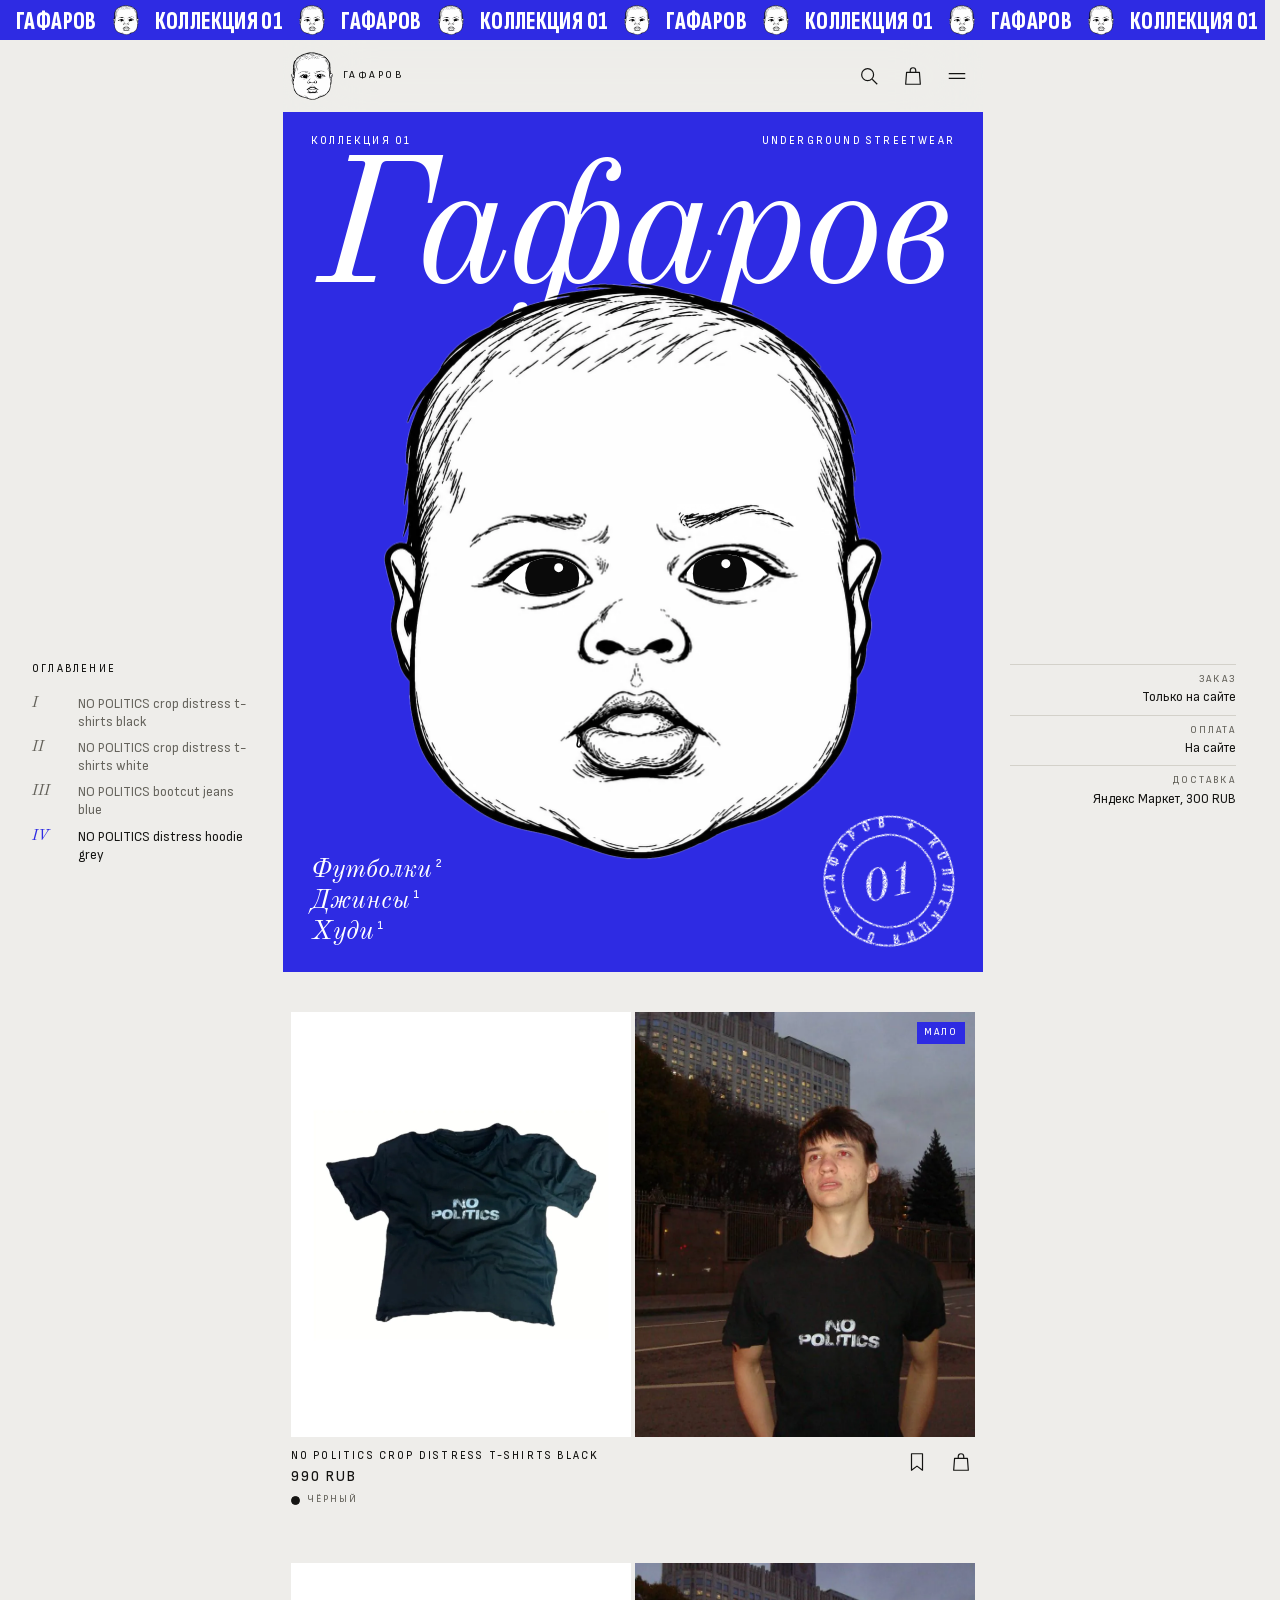
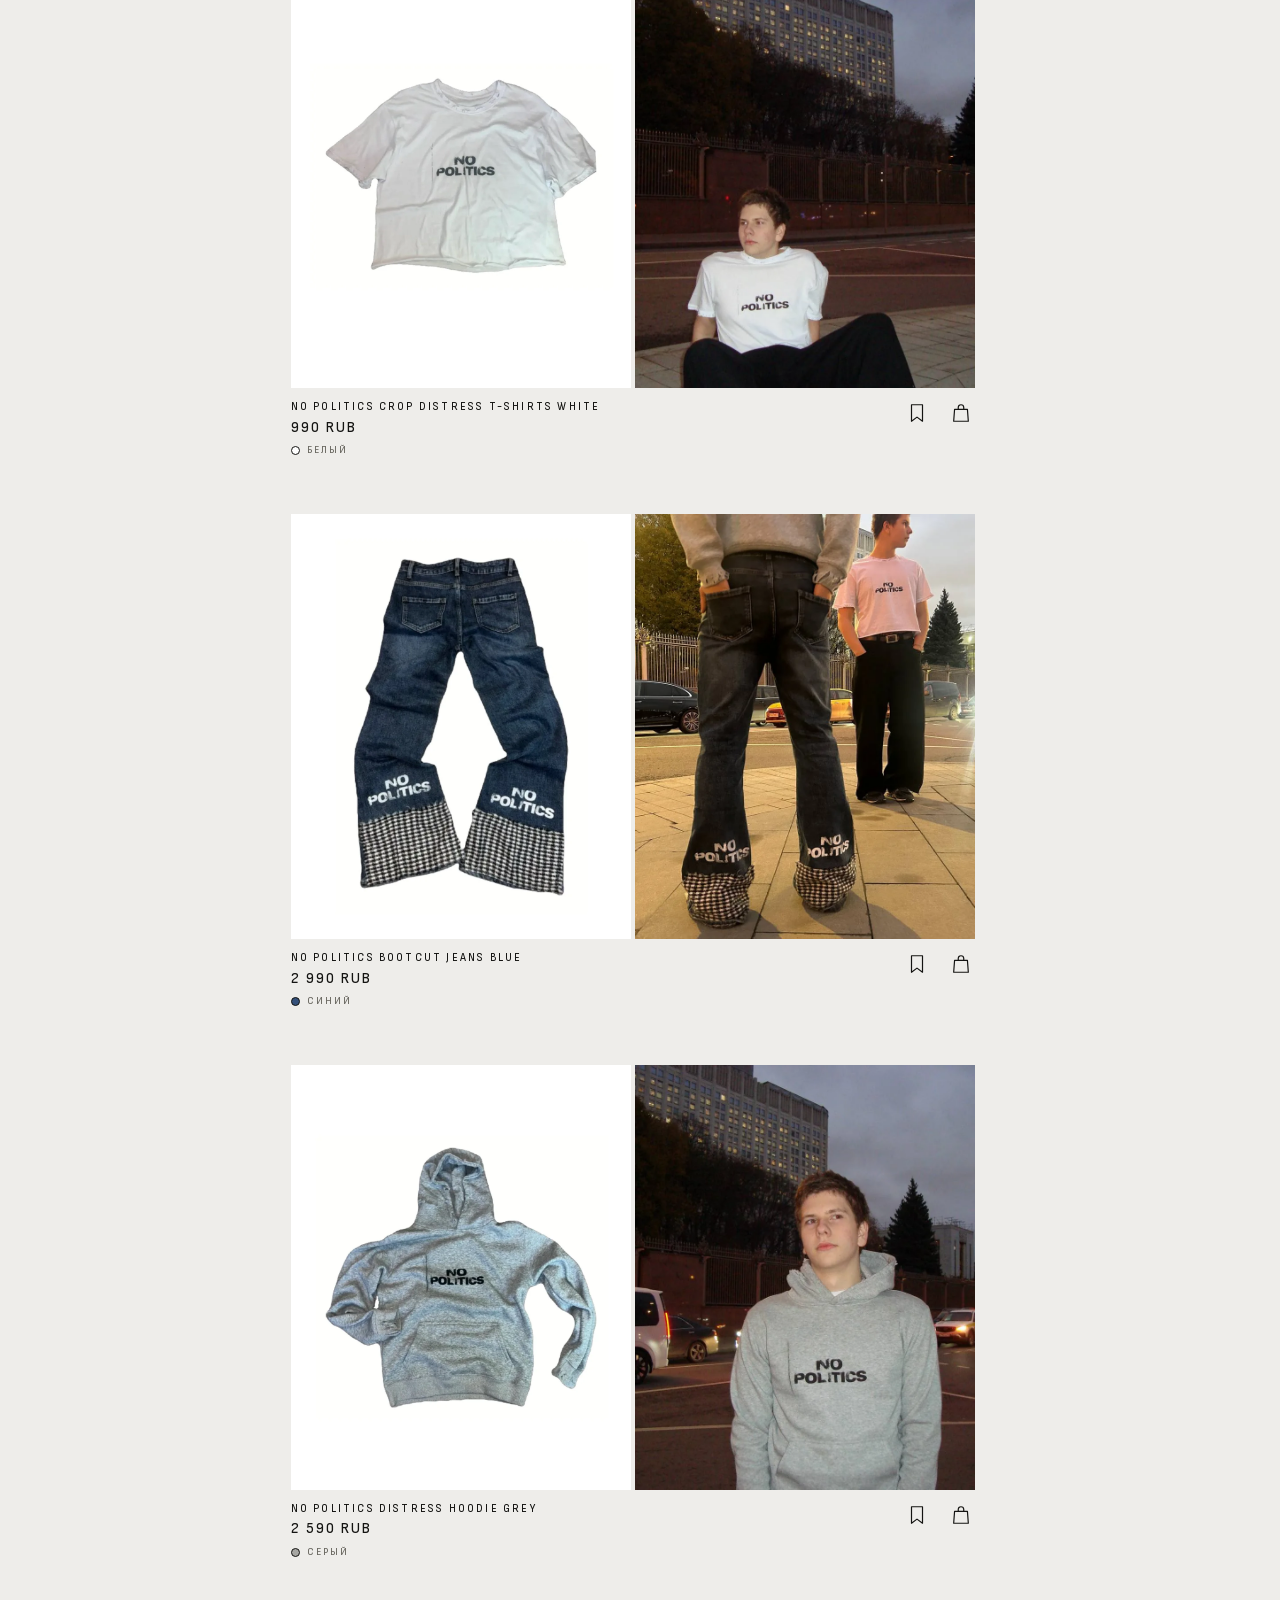
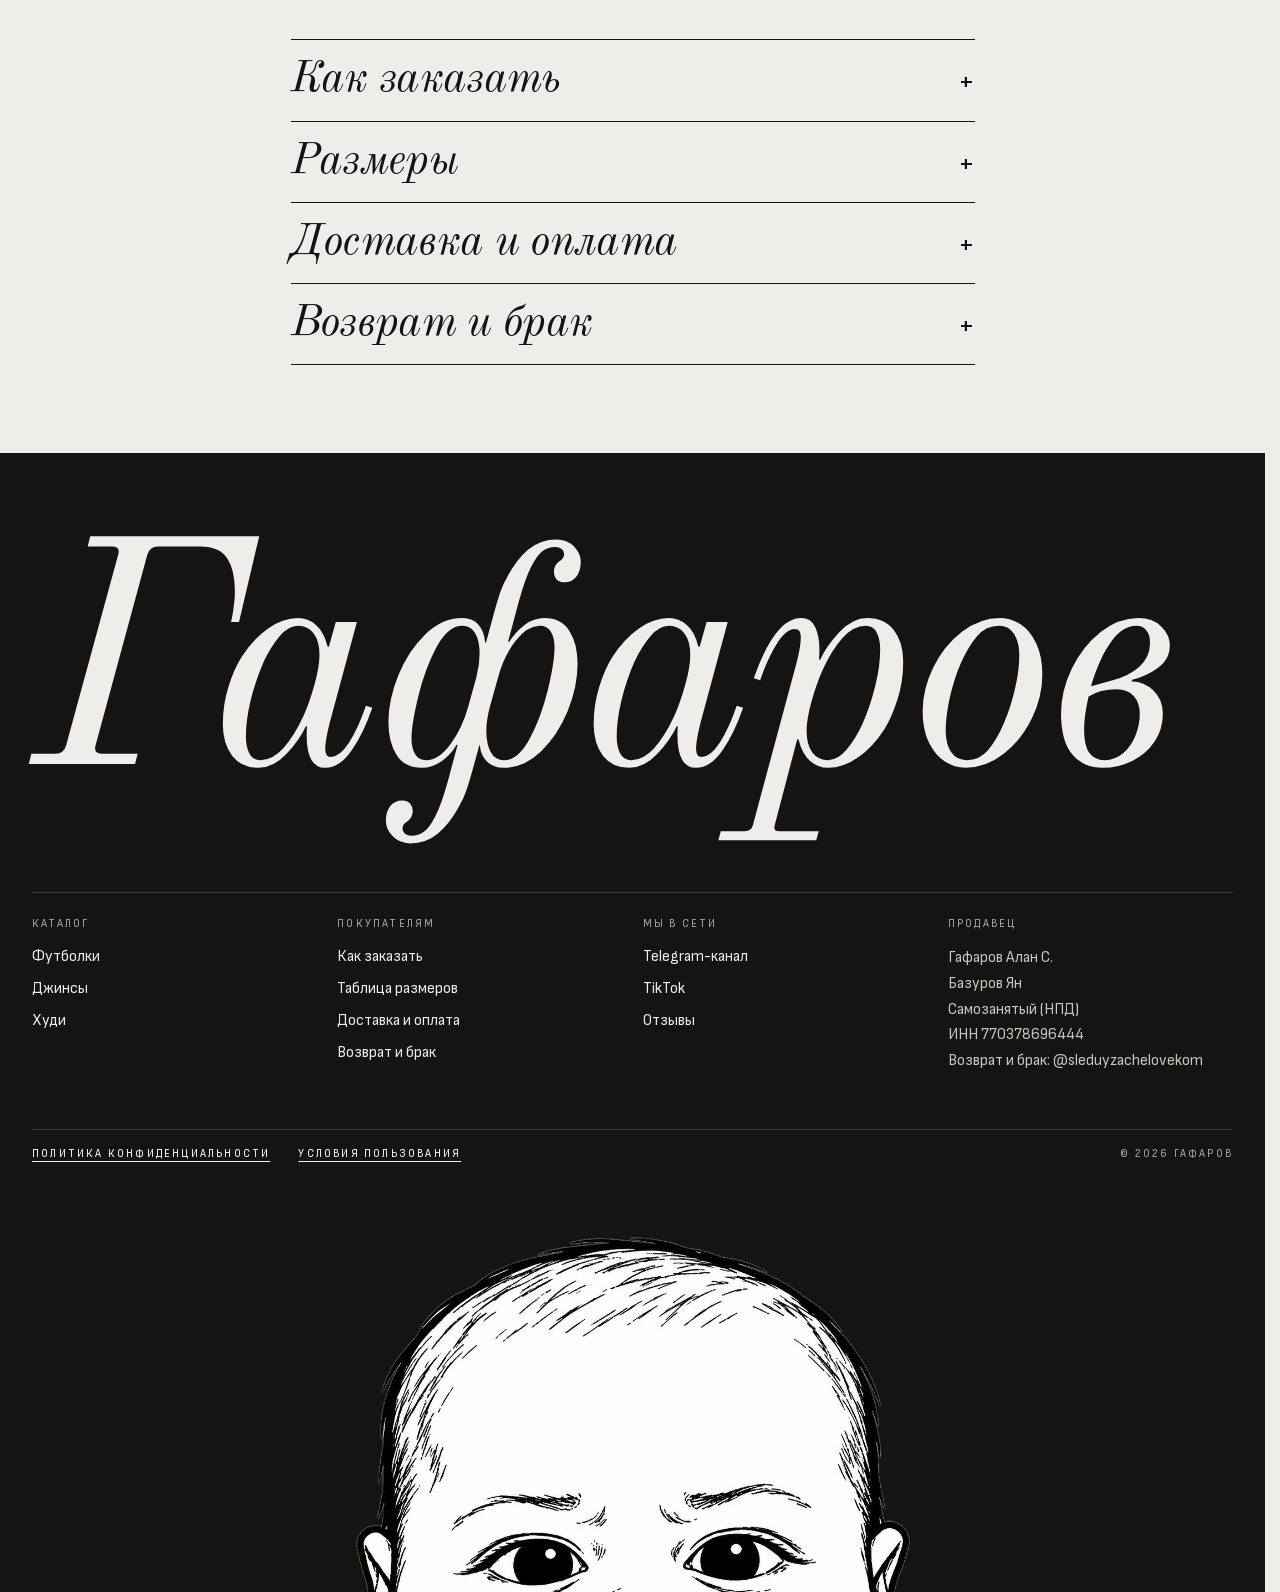
<file: index.html>
<!doctype html>
<html lang="ru">
<head>
<meta charset="utf-8">
<meta name="viewport" content="width=device-width, initial-scale=1, viewport-fit=cover">
<title>ГАФАРОВ — underground streetwear</title>
<meta name="description" content="Авторская одежда ГАФАРОВ. Футболки, джинсы буткат, худи. Заказ на сайте, доставка в пункты выдачи Яндекс Маркета.">
<meta name="theme-color" content="#eeedea">
<meta property="og:title" content="ГАФАРОВ — underground streetwear">
<meta property="og:description" content="Авторская одежда. Доставка в пункты выдачи Яндекс Маркета.">
<meta property="og:image" content="https://gafarov.shop/assets/og.jpg">
<meta property="og:url" content="https://gafarov.shop/">
<link rel="canonical" href="https://gafarov.shop/">
<link rel="icon" type="image/png" href="assets/favicon.png">
<link rel="apple-touch-icon" href="assets/apple-touch-icon.png">
<link rel="stylesheet" href="style.css?v=8">
</head>
<body>

<!-- общие заливки и фильтры для рисунков -->
<svg class="defs" width="0" height="0" aria-hidden="true" focusable="false">
  <defs>
    <pattern id="hatchInk" width="6" height="6" patternUnits="userSpaceOnUse" patternTransform="rotate(-38)"><path d="M0 1.5h6" stroke="#141412" stroke-width=".9"/></pattern>
    <pattern id="hatchPaper" width="6" height="6" patternUnits="userSpaceOnUse" patternTransform="rotate(-38)"><path d="M0 1.5h6" stroke="#eeedea" stroke-width=".7" stroke-opacity=".7"/></pattern>
    <filter id="wob" x="-5%" y="-5%" width="110%" height="110%"><feTurbulence type="fractalNoise" baseFrequency=".03" numOctaves="2" seed="7" result="n"/><feDisplacementMap in="SourceGraphic" in2="n" scale="3.2"/></filter>
    <filter id="rough" x="-5%" y="-5%" width="110%" height="110%"><feTurbulence type="fractalNoise" baseFrequency=".85" numOctaves="2" seed="3" result="n"/><feColorMatrix in="n" type="matrix" values="0 0 0 0 0 0 0 0 0 0 0 0 0 0 0 0 0 0 -3 2.35" result="m"/><feComposite in="SourceGraphic" in2="m" operator="in"/></filter>
  </defs>
</svg>

<div class="ribbon" aria-hidden="true"><div class="ribbon-track" id="ribbon"></div></div>

<div class="page">
<header class="bar">
  <a class="brand" href="#top" aria-label="Гафаров — наверх">
    <img src="assets/mascot-s.webp" alt="" width="42" height="48">
    <span>Гафаров</span>
  </a>
  <div class="bar-btns">
    <button class="ico" id="openSearch" type="button" aria-label="Поиск">
      <svg viewBox="0 0 24 24"><circle cx="10.5" cy="10.5" r="6.5"/><path d="M15.5 15.5 21 21"/></svg>
    </button>
    <button class="ico" id="openCart" type="button" aria-label="Корзина">
      <svg viewBox="0 0 24 24"><path d="M5 8h14l1 13H4z"/><path d="M9 8V6a3 3 0 0 1 6 0v2"/></svg>
      <span class="n" id="count" hidden>0</span>
    </button>
    <button class="ico" id="openMenu" type="button" aria-label="Меню">
      <svg viewBox="0 0 24 24"><path d="M3 9.5h18M3 14.5h18"/></svg>
    </button>
  </div>
</header>

<!-- поля по бокам: только на широких экранах -->
<nav class="margin margin-l" aria-label="Оглавление">
  <p class="micro">Оглавление</p>
  <ol class="toc" id="toc"></ol>
</nav>
<aside class="margin margin-r" aria-label="Коротко о заказе">
  <dl class="margin-facts">
    <div><dt>Заказ</dt><dd>Только на сайте</dd></div>
    <div><dt>Оплата</dt><dd>На сайте</dd></div>
    <div><dt>Доставка</dt><dd>Яндекс Маркет, 300 RUB</dd></div>
  </dl>
</aside>

<main id="top" class="col">
  <section class="hero" aria-labelledby="heroTitle">
    <div class="hero-plate" id="heroPlate">
      <span class="hero-tag hero-tag-l micro">Коллекция 01</span>
      <span class="hero-tag hero-tag-r micro">Underground streetwear</span>
      <h1 class="masthead" id="heroTitle">Гафаров</h1>

      <div class="mascot" id="mascot">
        <img src="assets/mascot-hero.webp" alt="Маскот бренда: младенец со строгим взглядом" width="1010" height="1166" fetchpriority="high">
        <svg class="eyes" id="eyes" viewBox="153 4 1010 1166" aria-hidden="true">
          <defs>
            <!-- контуры глаз сняты с рисунка: зрачок двигается только внутри них -->
            <clipPath id="eyeL"><path d="M399 608 407 599 413 593 419 588 425 584 431 580 437 577 443 573 449 571 455 568 461 566 467 564 473 562 479 561 485 560 497 560 503 561 509 562 515 563 521 565 527 567 533 570 539 573 545 578 551 585 557 592 560 597V610L557 613 551 616 545 620 539 622 533 625 527 627 521 628 515 629 509 631 503 632 491 633 473 634 461 633 455 632 449 630 443 628 437 626 431 625 425 622 419 619 413 616 407 611 401 609Z"/></clipPath>
            <clipPath id="eyeR"><path d="M766 590 769 586 775 578 781 573 787 568 793 564 799 561 805 558 811 556 817 555 823 555 829 554 835 553 847 553 853 554 859 556 865 556 871 559 877 560 883 562 889 565 895 568 901 572 907 576 913 580 919 585 925 592 928 593 925 594 919 596 913 603 907 606 901 610 895 616 889 616 883 618 877 620 871 621 865 622 859 624 853 624 847 625 835 625 829 624 823 623 817 622 811 621 805 620 799 618 793 617 787 615 781 611 775 609 769 607 766 606Z"/></clipPath>
          </defs>
          <image class="brow" id="brow" href="assets/mascot-brow.webp" x="746" y="451" width="236" height="54"/>
          <g clip-path="url(#eyeL)">
            <rect x="390" y="550" width="180" height="90" fill="#fff"/>
            <g class="iris"><circle cx="496" cy="601" r="54" fill="#0a0a0a"/><circle cx="509" cy="580.5" r="9" fill="#fff"/></g>
            <g class="lid"><rect x="390" y="540" width="180" height="96" fill="#fff"/><rect x="390" y="632" width="180" height="5" fill="#0a0a0a"/></g>
          </g>
          <g clip-path="url(#eyeR)">
            <rect x="760" y="545" width="175" height="85" fill="#fff"/>
            <g class="iris"><circle cx="832" cy="592" r="54" fill="#0a0a0a"/><circle cx="844" cy="572.5" r="9" fill="#fff"/></g>
            <g class="lid"><rect x="760" y="530" width="175" height="96" fill="#fff"/><rect x="760" y="622" width="175" height="5" fill="#0a0a0a"/></g>
          </g>
          <!-- слюна: форму и падение задаёт app.js, здесь вид без анимации -->
          <path class="drool" id="drool" d="M548 922C548 939 543 941.3 543 948.3A7 7.7 0 0 0 557 948.3C557 941.3 552 939 552 922Z"/>
          <path class="drool-hi" id="droolHi" d="M553.5 947Q553.9 952 550.3 954"/>
          <g id="droolDrop" visibility="hidden">
            <path class="drool" d="M0-14C1-7 8-4 8 3A8 8.8 0 0 1-8 3C-8-4-1-7 0-14Z"/>
            <path class="drool-hi" d="M4 2Q4.4 7 .5 8.5"/>
          </g>
        </svg>
      </div>

      <nav class="cover" id="coverCats" aria-label="Разделы каталога"></nav>

      <svg class="seal" viewBox="0 0 200 200" aria-hidden="true">
        <g filter="url(#rough)">
          <circle cx="100" cy="100" r="92"/><circle cx="100" cy="100" r="66"/>
          <path id="sealPath" d="M100 100m-77 0a77 77 0 1 1 154 0a77 77 0 1 1-154 0" fill="none" stroke="none"/>
          <text><textPath href="#sealPath" textLength="472">ГАФАРОВ ✦ КОЛЛЕКЦИЯ 01 ✦</textPath></text>
          <text class="seal-n" x="100" y="123" text-anchor="middle">01</text>
        </g>
      </svg>
    </div>
  </section>

  <section class="catalog" id="catalog" aria-label="Каталог">
    <div class="filter" id="filter" hidden></div>
    <div id="rows"></div>
  </section>

  <section class="info" aria-label="Информация">
    <details class="acc" id="how">
      <summary>Как заказать</summary>
      <ol class="steps">
        <li><b>01</b><div><h3>Выберите вещь</h3><p>Откройте модель, выберите размер и добавьте в корзину.</p></div></li>
        <li><b>02</b><div><h3>Оформите заказ на сайте</h3><p>Укажите ФИО, ник в Telegram, телефон и адрес. Писать менеджеру не нужно: заказ сразу придёт нам.</p></div></li>
        <li><b>03</b><div><h3>Оплатите</h3><p>Сразу после оформления откроется страница оплаты ЮKassa. Сумма уже с доставкой.</p></div></li>
        <li><b>04</b><div><h3>Получите</h3><p>После оплаты отправим посылку в выбранный пункт выдачи Яндекс Маркета и пришлём трек-номер в Telegram.</p></div></li>
      </ol>
    </details>

    <details class="acc" id="sizes">
      <summary>Размеры</summary>
      <p class="acc-lead">Все замеры предварительные, в сантиметрах. Ширина груди и плеч — замеры изделия в разложенном виде, остальные параметры указаны согласно таблицам.</p>
      <div class="tabs" role="tablist" aria-label="Тип изделия" id="chartTabs"></div>
      <div id="chart"></div>
    </details>

    <details class="acc" id="faq">
      <summary>Доставка и оплата</summary>
      <div class="qa">
        <details>
          <summary>Как и когда отправите заказ?</summary>
          <p>После оплаты отправим через Яндекс Маркет в пункт выдачи, который вы укажете при заказе. Срок доставки зависит от региона. Трек-номер для отслеживания пришлём в Telegram.</p>
        </details>
        <details>
          <summary>Сколько стоит доставка?</summary>
          <p>300 RUB в любой город России. Доставка уже входит в итоговую сумму заказа.</p>
        </details>
        <details>
          <summary>Как оплатить?</summary>
          <p>Онлайн на сайте через ЮKassa: после оформления заказа сразу откроется страница оплаты. Если оплата не прошла, заказ сохранится и его можно оплатить ещё раз.</p>
        </details>
        <details>
          <summary>Нужно ли писать менеджеру, чтобы заказать?</summary>
          <p>Нет. Заказ и оплата — только на сайте. Менеджер сам напишет вам по нику из заказа, если нужно что-то уточнить, и пришлёт трек-номер. Писать ему стоит только по возврату и браку.</p>
        </details>
        <details>
          <summary>Потёртости и отверстия — это брак?</summary>
          <p>В моделях с пометкой distress — нет. Потёртости, отверстия и необработанные края сделаны намеренно и являются частью дизайна, поэтому каждая такая вещь немного отличается от фото.</p>
        </details>
      </div>
    </details>

    <details class="acc" id="returns">
      <summary>Возврат и брак</summary>
      <div class="ret">
        <h3>Возврат</h3>
        <p>Вещь надлежащего качества можно вернуть в течение 7 дней после получения, если сохранены её товарный вид и потребительские свойства. Это касается и случая, когда не подошёл размер. Деньги вернём в течение 10 дней с момента требования, за вычетом стоимости обратной доставки.</p>
        <h3>Брак</h3>
        <p>Если пришла вещь с браком, вы можете потребовать замену, соразмерное уменьшение цены или возврат денег.</p>
        <h3>Как оформить</h3>
        <p>Напишите менеджеру в Telegram: номер заказа, что случилось, и приложите фото.</p>
        <a class="btn ghost" href="https://t.me/sleduyzachelovekom" target="_blank" rel="noopener">Написать менеджеру</a>
        <p class="note">Менеджер отвечает только по возврату и браку. Подробные условия — в <a href="terms.html#returns">условиях пользования</a>.</p>
      </div>
    </details>
  </section>
</main>
</div>

<footer class="foot">
  <div class="foot-in">
    <p class="foot-word" aria-hidden="true">Гафаров</p>
    <div class="foot-grid">
      <div>
        <h2>Каталог</h2>
        <ul id="footCats"></ul>
      </div>
      <div>
        <h2>Покупателям</h2>
        <ul>
          <li><a href="#how" data-info="how">Как заказать</a></li>
          <li><a href="#sizes" data-info="sizes">Таблица размеров</a></li>
          <li><a href="#faq" data-info="faq">Доставка и оплата</a></li>
          <li><a href="#returns" data-info="returns">Возврат и брак</a></li>
        </ul>
      </div>
      <div>
        <h2>Мы в сети</h2>
        <ul>
          <li><a href="https://t.me/gafarovalan" target="_blank" rel="noopener">Telegram-канал</a></li>
          <li><a href="https://www.tiktok.com/@alangppn1l5" target="_blank" rel="noopener">TikTok</a></li>
          <li><a href="https://t.me/otsuvuGafarovalan" target="_blank" rel="noopener">Отзывы</a></li>
        </ul>
      </div>
      <div>
        <h2>Продавец</h2>
        <p class="req">Гафаров Алан С.<br>Базуров Ян<br>Самозанятый (НПД)<br>ИНН 770378696444<br>Возврат и брак: <a href="https://t.me/sleduyzachelovekom" target="_blank" rel="noopener">@sleduyzachelovekom</a></p>
      </div>
    </div>
    <div class="foot-legal">
      <a href="privacy.html">Политика конфиденциальности</a>
      <a href="terms.html">Условия пользования</a>
      <span>© <span id="year">2026</span> Гафаров</span>
    </div>
  </div>
  <div class="foot-peek" aria-hidden="true"><img src="assets/mascot.webp" alt="" width="1010" height="1166" loading="lazy"></div>
</footer>

<!-- меню -->
<dialog class="sheet" id="menu" aria-label="Меню">
  <div class="sheet-in">
    <div class="sheet-top">
      <button class="ico" type="button" data-switch-search aria-label="Поиск">
        <svg viewBox="0 0 24 24"><circle cx="10.5" cy="10.5" r="6.5"/><path d="M15.5 15.5 21 21"/></svg>
      </button>
      <img src="assets/mascot-s.webp" alt="" width="42" height="48">
      <button class="ico" type="button" data-close-sheet aria-label="Закрыть меню">
        <svg viewBox="0 0 24 24"><path d="M5 5l14 14M19 5 5 19"/></svg>
      </button>
    </div>
    <nav class="menu-cats" id="menuCats" aria-label="Каталог"></nav>
    <ul class="menu-info micro">
      <li><a href="#how" data-info="how">Как заказать</a></li>
      <li><a href="#sizes" data-info="sizes">Размеры</a></li>
      <li><a href="#faq" data-info="faq">Доставка и оплата</a></li>
      <li><a href="#returns" data-info="returns">Возврат и брак</a></li>
    </ul>
    <ul class="menu-info menu-info-b micro">
      <li><a href="https://t.me/gafarovalan" target="_blank" rel="noopener">Telegram-канал</a></li>
      <li><a href="https://www.tiktok.com/@alangppn1l5" target="_blank" rel="noopener">TikTok</a></li>
      <li><a href="https://t.me/otsuvuGafarovalan" target="_blank" rel="noopener">Отзывы</a></li>
      <li><a href="privacy.html">Политика</a></li>
      <li><a href="terms.html">Условия</a></li>
    </ul>
  </div>
</dialog>

<!-- поиск -->
<dialog class="sheet" id="search" aria-label="Поиск">
  <div class="sheet-in">
    <form class="search-top" id="searchForm" role="search">
      <button class="ico" type="button" data-close-sheet aria-label="Закрыть поиск">
        <svg viewBox="0 0 24 24"><path d="M21 12H4M10 6l-6 6 6 6"/></svg>
      </button>
      <input id="q" type="search" placeholder="Введите запрос" autocomplete="off" aria-label="Поиск по каталогу">
    </form>
    <div class="search-panel">
      <div id="popular">
        <p class="micro">Популярные запросы</p>
        <div class="chips" id="chips"></div>
      </div>
      <div class="results" id="results" aria-live="polite"></div>
    </div>
  </div>
</dialog>

<!-- окно товара -->
<dialog class="pd" id="pd" aria-labelledby="pdTitle">
  <button class="ico pd-x" type="button" data-close aria-label="Закрыть">
    <svg viewBox="0 0 24 24"><path d="M5 5l14 14M19 5 5 19"/></svg>
  </button>
  <div class="pd-scroll" id="pdBody"></div>
</dialog>

<!-- корзина -->
<div class="shade" id="shade"></div>
<aside class="drawer" id="drawer" role="dialog" aria-modal="true" aria-labelledby="drawerTitle">
  <div class="dh">
    <button class="ico back" id="back" type="button" aria-label="Назад к корзине" hidden>
      <svg viewBox="0 0 24 24"><path d="M21 12H4M10 6l-6 6 6 6"/></svg>
    </button>
    <h2 id="drawerTitle">Корзина</h2>
    <button class="ico" id="closeCart" type="button" aria-label="Закрыть корзину">
      <svg viewBox="0 0 24 24"><path d="M5 5l14 14M19 5 5 19"/></svg>
    </button>
  </div>

  <section class="pane" data-pane="cart">
    <div class="db" id="items"></div>
    <div class="df" id="cartFoot">
      <div class="total"><span>Итого</span><span id="sum"></span></div>
      <p class="total-hint" data-hint></p>
      <button class="btn full" id="toForm" type="button">Оформить заказ</button>
    </div>
  </section>

  <form class="pane" data-pane="form" id="orderForm" novalidate hidden>
    <div class="db">
      <div class="f">
        <label for="fName">ФИО получателя</label>
        <input id="fName" name="name" autocomplete="name" placeholder="Иванов Иван Иванович">
        <span class="err">Укажите ФИО полностью</span>
      </div>
      <div class="f">
        <label for="fTg">Ник в Telegram</label>
        <div class="tg"><span>@</span><input id="fTg" name="tg" autocomplete="off" autocapitalize="off" spellcheck="false" placeholder="username"></div>
        <span class="hint">На этот ник менеджер напишет, если нужно уточнить заказ, и пришлёт трек-номер</span>
        <span class="err">Укажите ник: от 5 символов, латиница, цифры и _</span>
      </div>
      <div class="f">
        <label for="fPhone">Телефон</label>
        <div class="phone">
          <select name="code" aria-label="Код страны">
            <option value="+7">🇷🇺 +7</option>
            <option value="+375">🇧🇾 +375</option>
            <option value="+380">🇺🇦 +380</option>
            <option value="+992">🇹🇯 +992</option>
            <option value="+996">🇰🇬 +996</option>
            <option value="+998">🇺🇿 +998</option>
            <option value="+374">🇦🇲 +374</option>
            <option value="+995">🇬🇪 +995</option>
          </select>
          <input id="fPhone" name="phone" type="tel" inputmode="tel" autocomplete="tel-national" placeholder="900 123-45-67">
        </div>
        <span class="err">Проверьте номер</span>
      </div>
      <div class="f">
        <label for="fZip">Почтовый индекс</label>
        <input id="fZip" name="zip" inputmode="numeric" autocomplete="postal-code" placeholder="630099" maxlength="6">
        <span class="err">Индекс — 6 цифр</span>
      </div>
      <div class="f">
        <label for="fCity">Город или населённый пункт</label>
        <input id="fCity" name="city" autocomplete="address-level2" placeholder="Новосибирск">
        <span class="err">Укажите город</span>
      </div>
      <div class="f">
        <label for="fPickup">Адрес пункта выдачи Яндекс Маркета</label>
        <input id="fPickup" name="pickup" autocomplete="off" placeholder="ул. Ленина, д. 1">
        <span class="hint">Посылка придёт в этот пункт. Ближайший можно найти в приложении Яндекс Маркет или <a href="https://yandex.ru/maps/?text=%D0%AF%D0%BD%D0%B4%D0%B5%D0%BA%D1%81%20%D0%9C%D0%B0%D1%80%D0%BA%D0%B5%D1%82%20%D0%BF%D1%83%D0%BD%D0%BA%D1%82%20%D0%B2%D1%8B%D0%B4%D0%B0%D1%87%D0%B8" target="_blank" rel="noopener">на Яндекс Картах</a></span>
        <span class="err">Укажите адрес пункта выдачи</span>
      </div>
      <div class="f">
        <label for="fComment">Комментарий <span class="opt">— необязательно</span></label>
        <textarea id="fComment" name="comment" rows="2"></textarea>
      </div>
      <div class="f promo" id="promo">
        <label for="promoInput">Промокод <span class="opt">— если есть</span></label>
        <div class="promo-row" id="promoRow">
          <input id="promoInput" autocomplete="off" autocapitalize="characters" spellcheck="false" maxlength="40" placeholder="Введите код">
          <button class="btn ghost" type="button" id="promoApply">Применить</button>
        </div>
        <p class="promo-err" id="promoErr" role="alert" hidden></p>
        <p class="promo-on" id="promoOn" hidden><span>Промокод <b id="promoCode"></b> <span id="promoOff"></span></span><button class="linkbtn" type="button" id="promoRemove">Убрать</button></p>
      </div>
      <label class="f check">
        <input type="checkbox" name="agree">
        <span>Согласен на обработку персональных данных для оформления и доставки заказа согласно <a href="privacy.html" target="_blank">политике конфиденциальности</a></span>
        <span class="err">Нужно согласие</span>
      </label>
      <p class="form-terms">Подтверждая заказ, вы принимаете <a href="terms.html" target="_blank">условия пользования</a>.</p>
      <input class="hp" type="text" name="_honey" tabindex="-1" autocomplete="off" aria-hidden="true">
    </div>
    <div class="df">
      <div class="total"><span>Итого</span><span id="sum2"></span></div>
      <p class="total-hint" data-hint></p>
      <p class="send-err" id="sendErr" role="alert" hidden>Не получилось отправить заказ. Проверьте интернет и нажмите ещё раз.</p>
      <button class="btn full" id="submitOrder" type="submit">Подтвердить заказ</button>
    </div>
  </form>

  <section class="pane" data-pane="done" hidden>
    <div class="db done" id="done"></div>
  </section>
</aside>

<div class="toast" id="toast" role="status" aria-live="polite">
  <span id="toastMsg"></span>
  <button type="button" id="toastOpen">Открыть корзину</button>
</div>

<script>
/* =================== НАСТРОЙКИ =================== */
const CONFIG = {
  // адрес веб-приложения Google Apps Script (…/exec). Скрипт пишет заказ
  // в Google Таблицу и отправляет письмо на почты — они указаны в самом скрипте
  orderEndpoint: "https://script.google.com/macros/s/AKfycbwNuM3b9tL99h73fy8hb0etZRNH6AhBj3lG-P958JzlX-swRg_BG2fD04OcXcnOUxZn/exec",
  // ник менеджера в Telegram без @ — только для возврата и брака
  managerTelegram: "sleduyzachelovekom",
  // доставка Яндекс Маркетом в пункт выдачи, рублей. Прибавляется к сумме заказа; такая же цифра — в скрипте (DELIVERY_PRICE)
  delivery: 300,
  // скидка: у товара поле sale — цена со скидкой. Действует до saleUntil (время московское),
  // потом сайт сам показывает обычную цену. Те же цифры и дата — в скрипте (CATALOG, SALE_UNTIL)
  saleUntil: "",
  saleRibbon: "Скидки только сегодня"
  // оплата через ЮKassa подключается в самом скрипте. Цены он берёт из products.js на сайте
};

/* =================== ТОВАРЫ ===================
   Товары, цвета (COLORS) и разделы (CATEGORIES) лежат в products.js. Его пишет админка:
   gafarov.shop/admin → «Товары». Поля товара:
   id:      уникальный код (латиницей)
   type:    раздел из CATEGORIES ("tee", "jeans", "hoodie"…) — раздел в меню и таблица размеров
   icon:    рисунок-заглушка, пока нет фото: "tee-regular", "tee-boxy", "jeans", "sweater"
   name:    название
   price:   цена в рублях числом, например 4990. null — на сайте «Цена по запросу»
   sale:    цена со скидкой (необязательно). Работает до CONFIG.saleUntil, старая цена зачёркнута
   sizes:   размеры, которые есть у модели
   soldOut: размеры, которых нет в наличии (будут зачёркнуты)
   tag:     плашка на фото: "Новинка", "Мало" или ""
   colors:  цвет модели. Один — просто подпись, несколько — выбор. Оттенок кружка задаёт COLORS
   photos:  все фото в карточке товара по порядку.
            Просто список:  ["jeans-front.jpg", "jeans-back.jpg"]
            По цветам:      { "Чёрный": ["t-black.jpg"], "Белый": ["t-white.jpg"] }
            Пусто — показывается рисунок-заглушка
   preview: два фото для ряда на главной. Пусто — первые два из photos
   desc:    описание
   hidden:  true — товар скрыт с сайта (в админке «Скрыть с сайта»)
   specs:   характеристики — пары ["Название", "значение"]
   ============================================== */

/* =================== ТАБЛИЦЫ РАЗМЕРОВ (см) ===================
   sizes — размеры по столбцам; rows — строки: ["параметр", значение для каждого размера]
   fit — посадка, пишется над таблицей. Пока rows пустой — на сайте «замеры скоро появятся»
   ============================================================= */
const SIZE_CHARTS = {
  tee: { title: "Футболка", fit: "Regular Fit", sizes: ["S", "M", "L"], rows: [
    ["Длина", 68, 71, 74],
    ["Ширина груди", 48, 51, 54],
    ["Плечи", 42, 44, 46],
    ["Длина рукава", 20, 21, 22]
  ] },
  jeans: { title: "Джинсы", fit: "Bootcut / клёш", sizes: ["S", "M", "L"], rows: [
    ["Обхват талии", 72, 78, 84],
    ["Обхват бёдер", 100, 106, 112],
    ["Длина по внешнему шву", 104, 106, 108],
    ["Длина по внутреннему шву", 76, 78, 80],
    ["Ширина низа штанины", 24, 25, 26]
  ] },
  hoodie: { title: "Худи", fit: "Regular Fit", sizes: ["S", "M", "L"], rows: [
    ["Длина", 65, 68, 71],
    ["Ширина груди", 52, 55, 58],
    ["Плечи", 45, 47, 49],
    ["Длина рукава", 62, 64, 66]
  ] }
};

/* надписи на ленте вверху и запросы-подсказки в поиске */
const RIBBON = ["Гафаров", "Коллекция 01"];
const POPULAR = ["Футболка", "Джинсы", "Худи", "Чёрная", "Белая", "Distress"];
</script>
<script src="products.js?v=mwoxzu6v"></script>
<script src="app.js?v=13"></script>
<script src="track.js?v=1" defer></script>
</body>
</html>
</file>
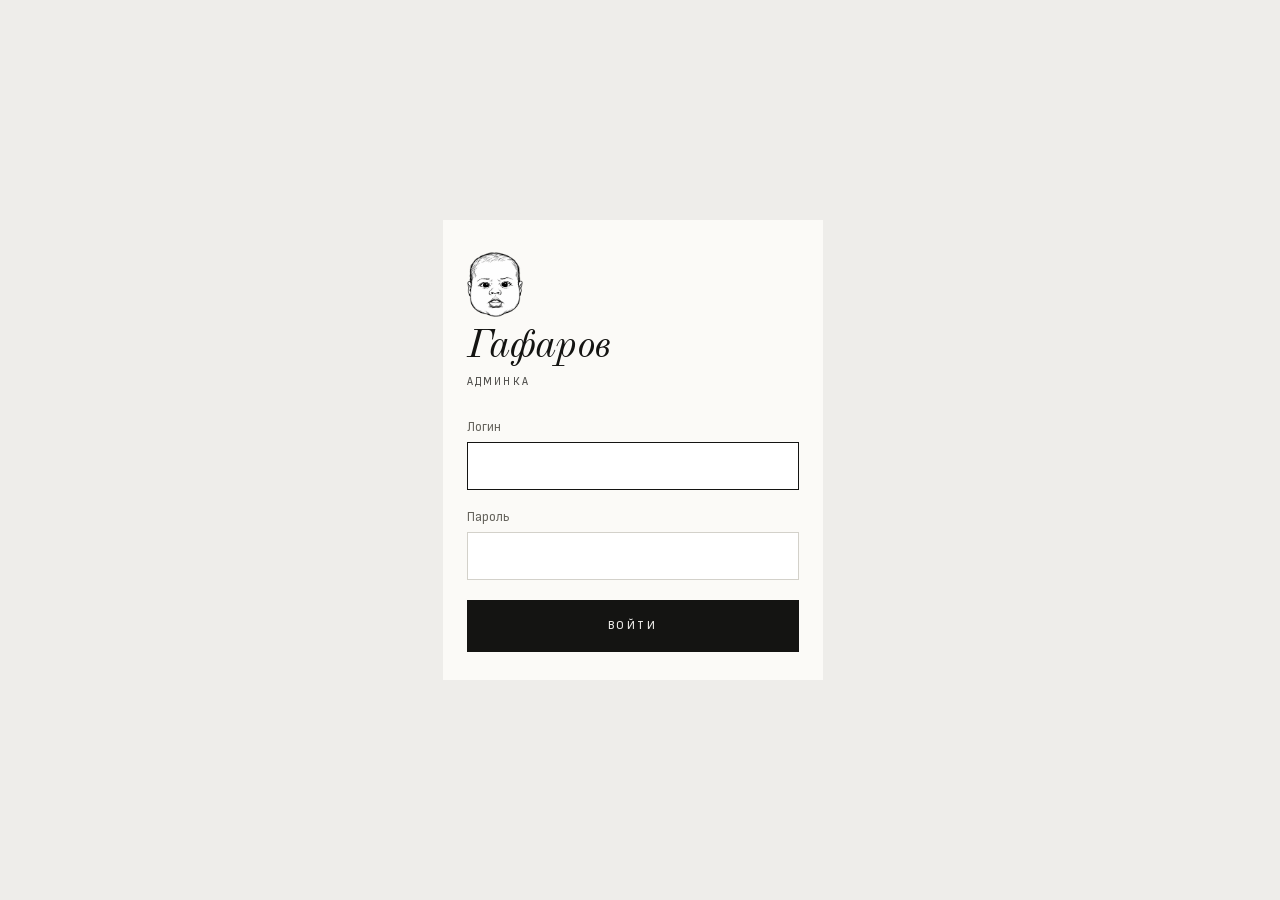
<file: admin/index.html>
<!doctype html>
<html lang="ru">
<head>
<meta charset="utf-8">
<meta name="viewport" content="width=device-width, initial-scale=1, viewport-fit=cover">
<meta name="robots" content="noindex,nofollow">
<title>Админка — ГАФАРОВ</title>
<meta name="theme-color" content="#eeedea">
<link rel="icon" type="image/png" href="../assets/favicon.png">
<link rel="stylesheet" href="../style.css?v=8">
<link rel="stylesheet" href="admin.css?v=3">
</head>
<body class="adm">

<main class="a-login" id="loginView" hidden>
  <form class="a-login-card" id="loginForm" novalidate>
    <img src="../assets/mascot-s.webp" alt="" width="56" height="65">
    <h1>Гафаров <span>админка</span></h1>
    <div class="f">
      <label for="login">Логин</label>
      <input id="login" name="username" autocomplete="username" autocapitalize="off" autocorrect="off" spellcheck="false">
    </div>
    <div class="f">
      <label for="password">Пароль</label>
      <input id="password" name="password" type="password" autocomplete="current-password">
    </div>
    <p class="a-err" id="loginErr" role="alert" hidden></p>
    <button class="btn full" id="loginBtn" type="submit">Войти</button>
  </form>
</main>

<div class="a-dash" id="dash" hidden>
  <header class="a-bar">
    <a class="brand" href="../" aria-label="На сайт">
      <img src="../assets/mascot-s.webp" alt="" width="42" height="48">
      <span>Гафаров</span>
    </a>
    <div class="a-bar-right">
      <span class="a-updated micro" id="updated"></span>
      <button class="a-link micro" id="refreshBtn" type="button">Обновить</button>
      <button class="a-link micro" id="logoutBtn" type="button">Выйти</button>
    </div>
  </header>
  <nav class="a-nav" aria-label="Разделы админки">
    <button class="a-nav-tab" type="button" data-view="stats">Статистика</button>
    <button class="a-nav-tab" type="button" data-view="products">Товары</button>
    <button class="a-nav-tab" type="button" data-view="promos">Промокоды</button>
  </nav>

  <div class="a-wrap" id="statsView">
    <div class="a-head">
      <h1 class="a-title">Статистика</h1>
      <p class="a-live" id="live"></p>
    </div>
    <div class="a-filters" role="tablist" aria-label="Период" id="periods"></div>

    <section class="a-hero" id="hero" aria-label="Посетители"></section>
    <section class="a-tiles" id="tiles" aria-label="Главные цифры"></section>

    <section class="a-card">
      <div class="a-card-head"><h2>Посещаемость</h2><div class="a-legend" id="tlLegend"></div></div>
      <div class="a-chart" id="timeline"></div>
      <details class="a-table-toggle"><summary class="micro">Показать таблицей</summary><div id="timelineTable"></div></details>
    </section>

    <div class="a-grid a-grid-2">
      <section class="a-card"><div class="a-card-head"><h2>Коротко</h2></div><ul class="a-facts" id="facts"></ul></section>
      <section class="a-card"><div class="a-card-head"><h2>Воронка</h2><span class="a-note">уникальные посетители</span></div><div id="funnel"></div></section>
    </div>

    <section class="a-card">
      <div class="a-card-head"><h2>Товары</h2></div>
      <div class="a-scroll"><table class="a-table" id="products"></table></div>
    </section>

    <div class="a-grid a-grid-2">
      <section class="a-card"><div class="a-card-head"><h2>Откуда приходят</h2><span class="a-note">посетители</span></div><div id="sources"></div></section>
      <section class="a-card"><div class="a-card-head"><h2>Страницы</h2><span class="a-note">просмотры</span></div><div id="pages"></div></section>
    </div>

    <div class="a-grid a-grid-2">
      <section class="a-card">
        <div class="a-card-head"><h2>Когда заходят</h2><span class="a-note">просмотры, время московское</span></div>
        <p class="a-sub micro">По часам</p><div class="a-chart a-chart-sm" id="hours"></div>
        <p class="a-sub micro">По дням недели</p><div class="a-chart a-chart-sm" id="weekdays"></div>
      </section>
      <section class="a-card"><div class="a-card-head"><h2>Устройства</h2><span class="a-note">посетители</span></div><div id="devices"></div>
        <p class="a-sub micro">Браузеры</p><div id="browsers"></div>
        <p class="a-sub micro">Системы</p><div id="systems"></div>
      </section>
    </div>

    <div class="a-grid a-grid-3">
      <section class="a-card"><div class="a-card-head"><h2>Поиск по сайту</h2></div><div id="searches"></div></section>
      <section class="a-card"><div class="a-card-head"><h2>Разделы</h2><span class="a-note">открытия</span></div><div id="sections"></div></section>
      <section class="a-card"><div class="a-card-head"><h2>Часовые пояса</h2><span class="a-note">примерная география</span></div><div id="zones"></div></section>
    </div>

    <section class="a-card">
      <div class="a-card-head"><h2>Последние действия</h2><span class="a-note">за всё время</span></div>
      <div class="a-scroll"><table class="a-table a-feed" id="feed"></table></div>
    </section>

    <footer class="a-foot">
      <label class="a-check"><input type="checkbox" id="notrack"> Не считать мои визиты с этого браузера</label>
      <p class="micro" id="footInfo"></p>
    </footer>
  </div>

  <div class="a-wrap" id="productsView" hidden>
    <div class="a-head">
      <h1 class="a-title">Товары</h1>
      <button class="btn" id="addProduct" type="button">Добавить товар</button>
    </div>
    <p class="a-lead">Порядок здесь — порядок на сайте: двигайте товары стрелками. Изменения видны покупателям после «Опубликовать», через 1–2 минуты.</p>
    <p class="a-err" id="pErr" role="alert" hidden></p>
    <div id="pList"><p class="a-empty">Загружаем товары…</p></div>
  </div>

  <div class="a-wrap" id="promosView" hidden>
    <div class="a-head">
      <h1 class="a-title">Промокоды</h1>
      <button class="btn" id="addPromo" type="button">Добавить промокод</button>
    </div>
    <p class="a-lead" id="promoLead">Скидка — в рублях (500) или в процентах (10%), только на товары, без доставки. Пустой лимит — без ограничений. Активация засчитывается, когда заказ оплачен. Неоплаченный заказ держит её 2 часа. Большие и маленькие буквы в коде не важны.</p>
    <p class="a-err" id="qErr" role="alert" hidden></p>
    <div id="qList"><p class="a-empty">Загружаем промокоды…</p></div>
  </div>

  <div class="a-savebar" id="saveBar" hidden>
    <p class="a-savebar-msg" id="saveMsg" role="status"></p>
    <div class="a-savebar-acts">
      <button class="a-link micro" id="discardBtn" type="button">Отменить</button>
      <button class="btn" id="saveBtn" type="button">Опубликовать</button>
    </div>
  </div>
</div>

<div class="a-tip" id="tip" role="tooltip" hidden></div>
<script src="admin.js?v=3"></script>
<script src="admin-shop.js?v=1"></script>
</body>
</html>
</file>
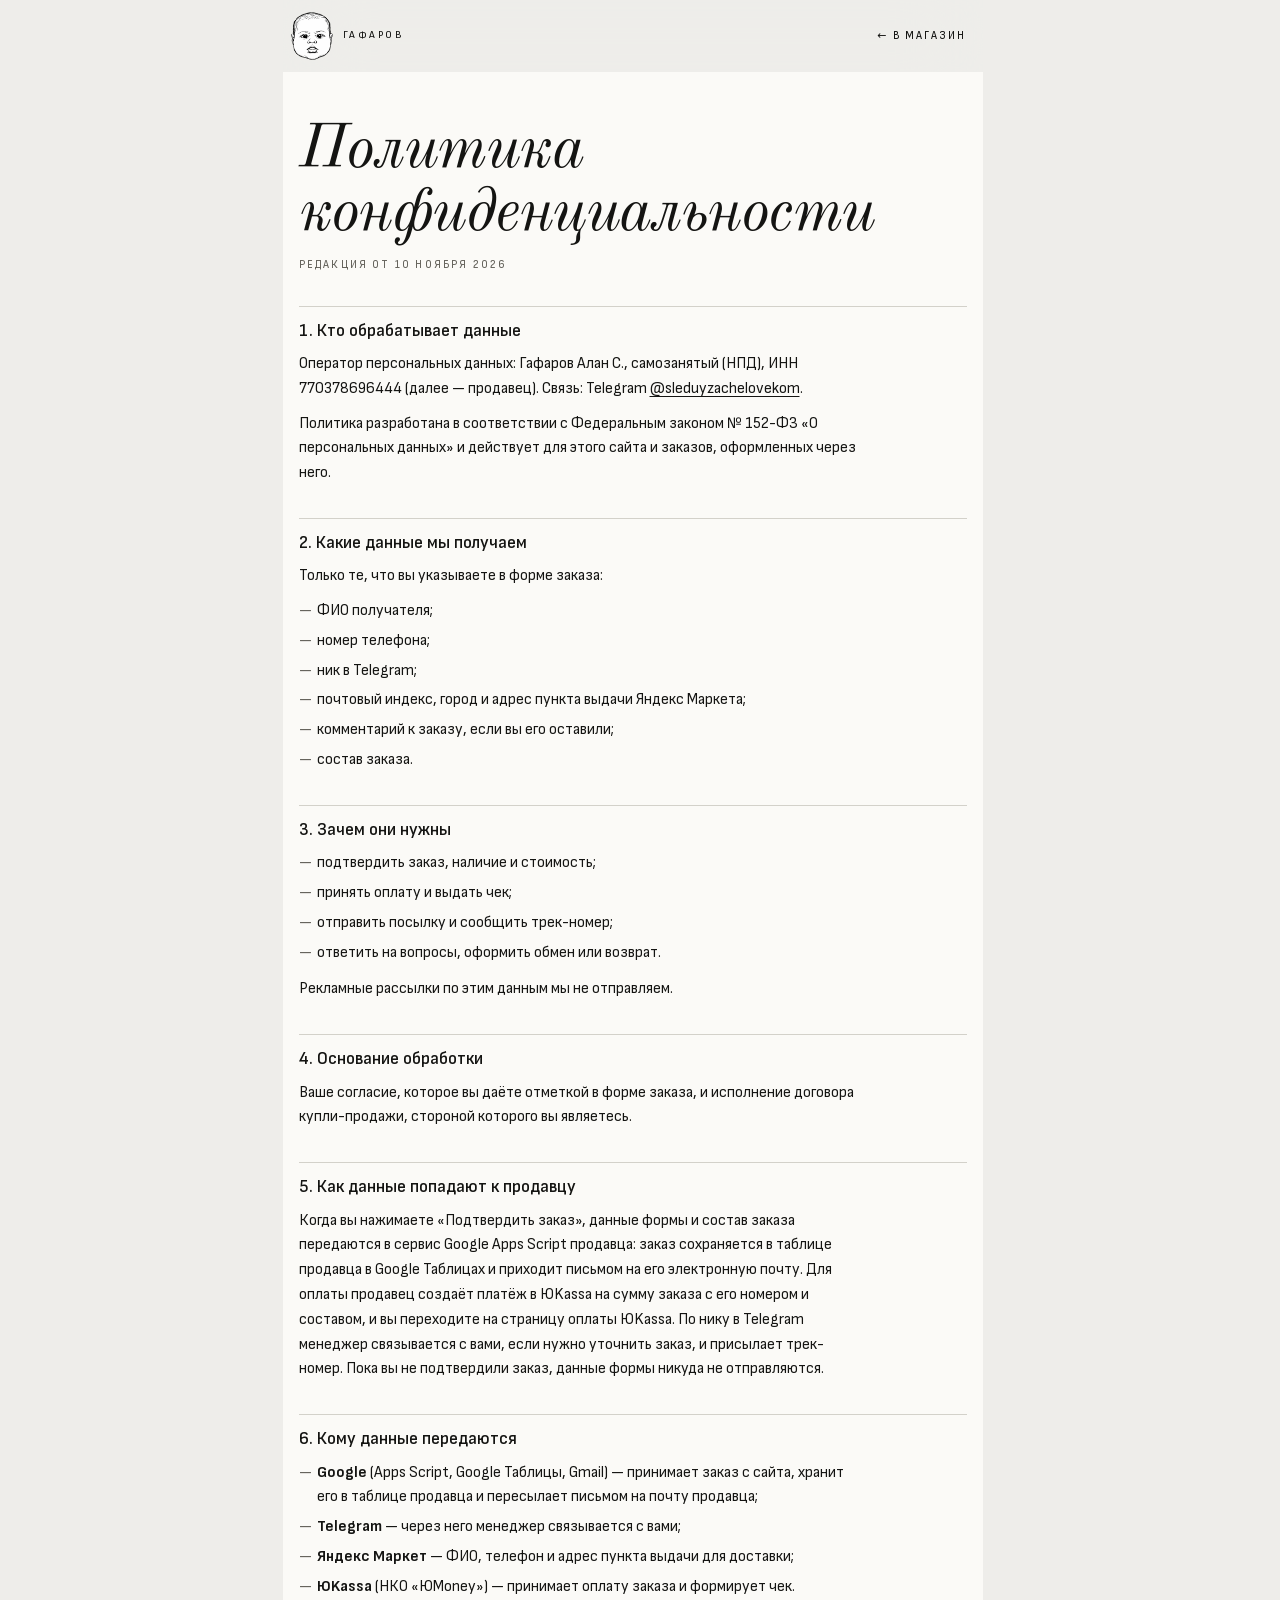
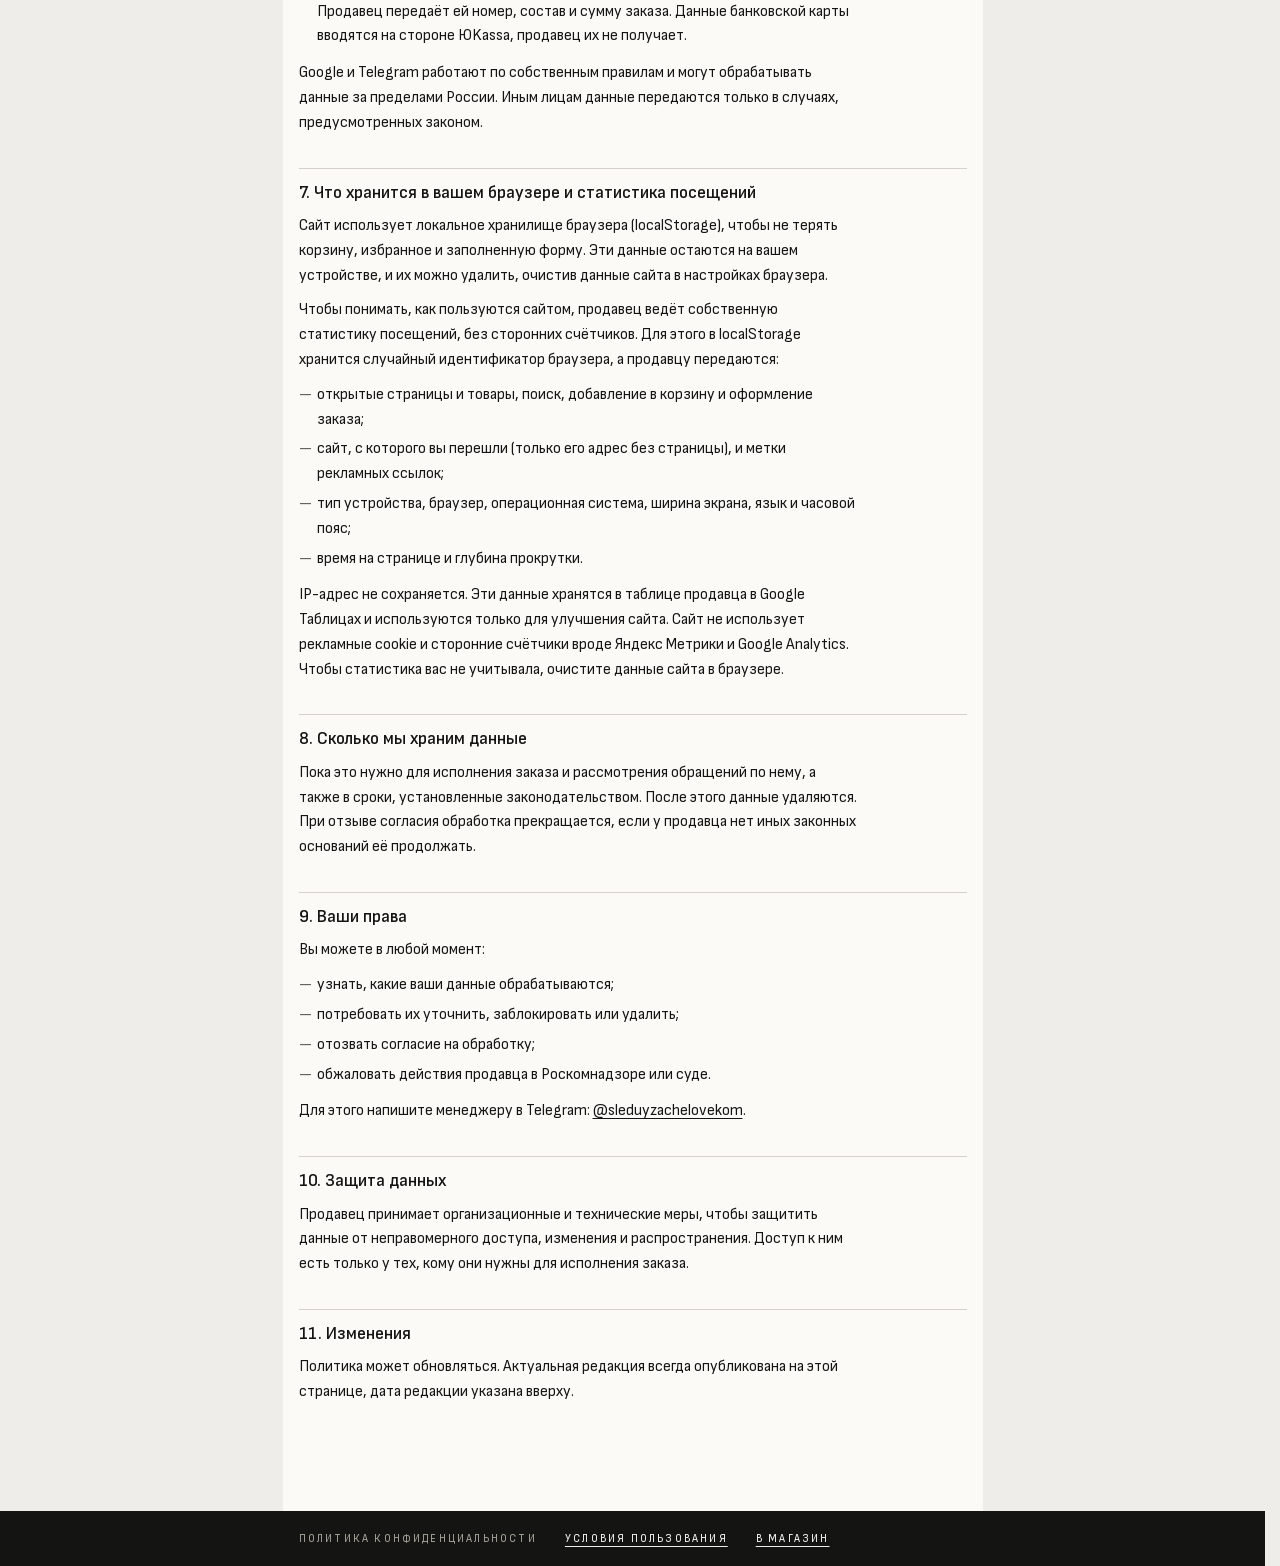
<file: privacy.html>
<!doctype html>
<html lang="ru">
<head>
<meta charset="utf-8">
<meta name="viewport" content="width=device-width, initial-scale=1, viewport-fit=cover">
<title>Политика конфиденциальности — ГАФАРОВ</title>
<meta name="description" content="Как магазин ГАФАРОВ обрабатывает персональные данные покупателей.">
<meta name="theme-color" content="#eeedea">
<link rel="canonical" href="https://gafarov.shop/privacy.html">
<link rel="icon" type="image/png" href="assets/favicon.png">
<link rel="apple-touch-icon" href="assets/apple-touch-icon.png">
<link rel="stylesheet" href="style.css?v=8">
</head>
<body>
<header class="doc-bar">
  <a class="brand" href="index.html" aria-label="Гафаров — на главную">
    <img src="assets/mascot-s.webp" alt="" width="42" height="48">
    <span>Гафаров</span>
  </a>
  <a class="doc-back micro" href="index.html">← В магазин</a>
</header>

<main class="doc">
  <h1>Политика конфиденциальности</h1>
  <p class="doc-date micro">Редакция от 10 ноября 2026</p>

  <h2>1. Кто обрабатывает данные</h2>
  <p>Оператор персональных данных: Гафаров Алан С., самозанятый (НПД), ИНН 770378696444 (далее — продавец). Связь: Telegram <a href="https://t.me/sleduyzachelovekom" target="_blank" rel="noopener">@sleduyzachelovekom</a>.</p>
  <p>Политика разработана в соответствии с Федеральным законом № 152-ФЗ «О персональных данных» и действует для этого сайта и заказов, оформленных через него.</p>

  <h2>2. Какие данные мы получаем</h2>
  <p>Только те, что вы указываете в форме заказа:</p>
  <ul>
    <li>ФИО получателя;</li>
    <li>номер телефона;</li>
    <li>ник в Telegram;</li>
    <li>почтовый индекс, город и адрес пункта выдачи Яндекс Маркета;</li>
    <li>комментарий к заказу, если вы его оставили;</li>
    <li>состав заказа.</li>
  </ul>

  <h2>3. Зачем они нужны</h2>
  <ul>
    <li>подтвердить заказ, наличие и стоимость;</li>
    <li>принять оплату и выдать чек;</li>
    <li>отправить посылку и сообщить трек-номер;</li>
    <li>ответить на вопросы, оформить обмен или возврат.</li>
  </ul>
  <p>Рекламные рассылки по этим данным мы не отправляем.</p>

  <h2>4. Основание обработки</h2>
  <p>Ваше согласие, которое вы даёте отметкой в форме заказа, и исполнение договора купли-продажи, стороной которого вы являетесь.</p>

  <h2>5. Как данные попадают к продавцу</h2>
  <p>Когда вы нажимаете «Подтвердить заказ», данные формы и состав заказа передаются в сервис Google Apps Script продавца: заказ сохраняется в таблице продавца в Google Таблицах и приходит письмом на его электронную почту. Для оплаты продавец создаёт платёж в ЮKassa на сумму заказа с его номером и составом, и вы переходите на страницу оплаты ЮKassa. По нику в Telegram менеджер связывается с вами, если нужно уточнить заказ, и присылает трек-номер. Пока вы не подтвердили заказ, данные формы никуда не отправляются.</p>

  <h2>6. Кому данные передаются</h2>
  <ul>
    <li><b>Google</b> (Apps Script, Google Таблицы, Gmail) — принимает заказ с сайта, хранит его в таблице продавца и пересылает письмом на почту продавца;</li>
    <li><b>Telegram</b> — через него менеджер связывается с вами;</li>
    <li><b>Яндекс Маркет</b> — ФИО, телефон и адрес пункта выдачи для доставки;</li>
    <li><b>ЮKassa</b> (НКО «ЮMoney») — принимает оплату заказа и формирует чек. Продавец передаёт ей номер, состав и сумму заказа. Данные банковской карты вводятся на стороне ЮKassa, продавец их не получает.</li>
  </ul>
  <p>Google и Telegram работают по собственным правилам и могут обрабатывать данные за пределами России. Иным лицам данные передаются только в случаях, предусмотренных законом.</p>

  <h2>7. Что хранится в вашем браузере и статистика посещений</h2>
  <p>Сайт использует локальное хранилище браузера (localStorage), чтобы не терять корзину, избранное и заполненную форму. Эти данные остаются на вашем устройстве, и их можно удалить, очистив данные сайта в настройках браузера.</p>
  <p>Чтобы понимать, как пользуются сайтом, продавец ведёт собственную статистику посещений, без сторонних счётчиков. Для этого в localStorage хранится случайный идентификатор браузера, а продавцу передаются:</p>
  <ul>
    <li>открытые страницы и товары, поиск, добавление в корзину и оформление заказа;</li>
    <li>сайт, с которого вы перешли (только его адрес без страницы), и метки рекламных ссылок;</li>
    <li>тип устройства, браузер, операционная система, ширина экрана, язык и часовой пояс;</li>
    <li>время на странице и глубина прокрутки.</li>
  </ul>
  <p>IP-адрес не сохраняется. Эти данные хранятся в таблице продавца в Google Таблицах и используются только для улучшения сайта. Сайт не использует рекламные cookie и сторонние счётчики вроде Яндекс Метрики и Google Analytics. Чтобы статистика вас не учитывала, очистите данные сайта в браузере.</p>

  <h2>8. Сколько мы храним данные</h2>
  <p>Пока это нужно для исполнения заказа и рассмотрения обращений по нему, а также в сроки, установленные законодательством. После этого данные удаляются. При отзыве согласия обработка прекращается, если у продавца нет иных законных оснований её продолжать.</p>

  <h2>9. Ваши права</h2>
  <p>Вы можете в любой момент:</p>
  <ul>
    <li>узнать, какие ваши данные обрабатываются;</li>
    <li>потребовать их уточнить, заблокировать или удалить;</li>
    <li>отозвать согласие на обработку;</li>
    <li>обжаловать действия продавца в Роскомнадзоре или суде.</li>
  </ul>
  <p>Для этого напишите менеджеру в Telegram: <a href="https://t.me/sleduyzachelovekom" target="_blank" rel="noopener">@sleduyzachelovekom</a>.</p>

  <h2>10. Защита данных</h2>
  <p>Продавец принимает организационные и технические меры, чтобы защитить данные от неправомерного доступа, изменения и распространения. Доступ к ним есть только у тех, кому они нужны для исполнения заказа.</p>

  <h2>11. Изменения</h2>
  <p>Политика может обновляться. Актуальная редакция всегда опубликована на этой странице, дата редакции указана вверху.</p>
</main>

<footer class="doc-foot">
  <div>
    <a href="privacy.html" aria-current="page">Политика конфиденциальности</a>
    <a href="terms.html">Условия пользования</a>
    <a href="index.html">В магазин</a>
  </div>
</footer>
<script src="track.js?v=1" defer></script>
</body>
</html>
</file>
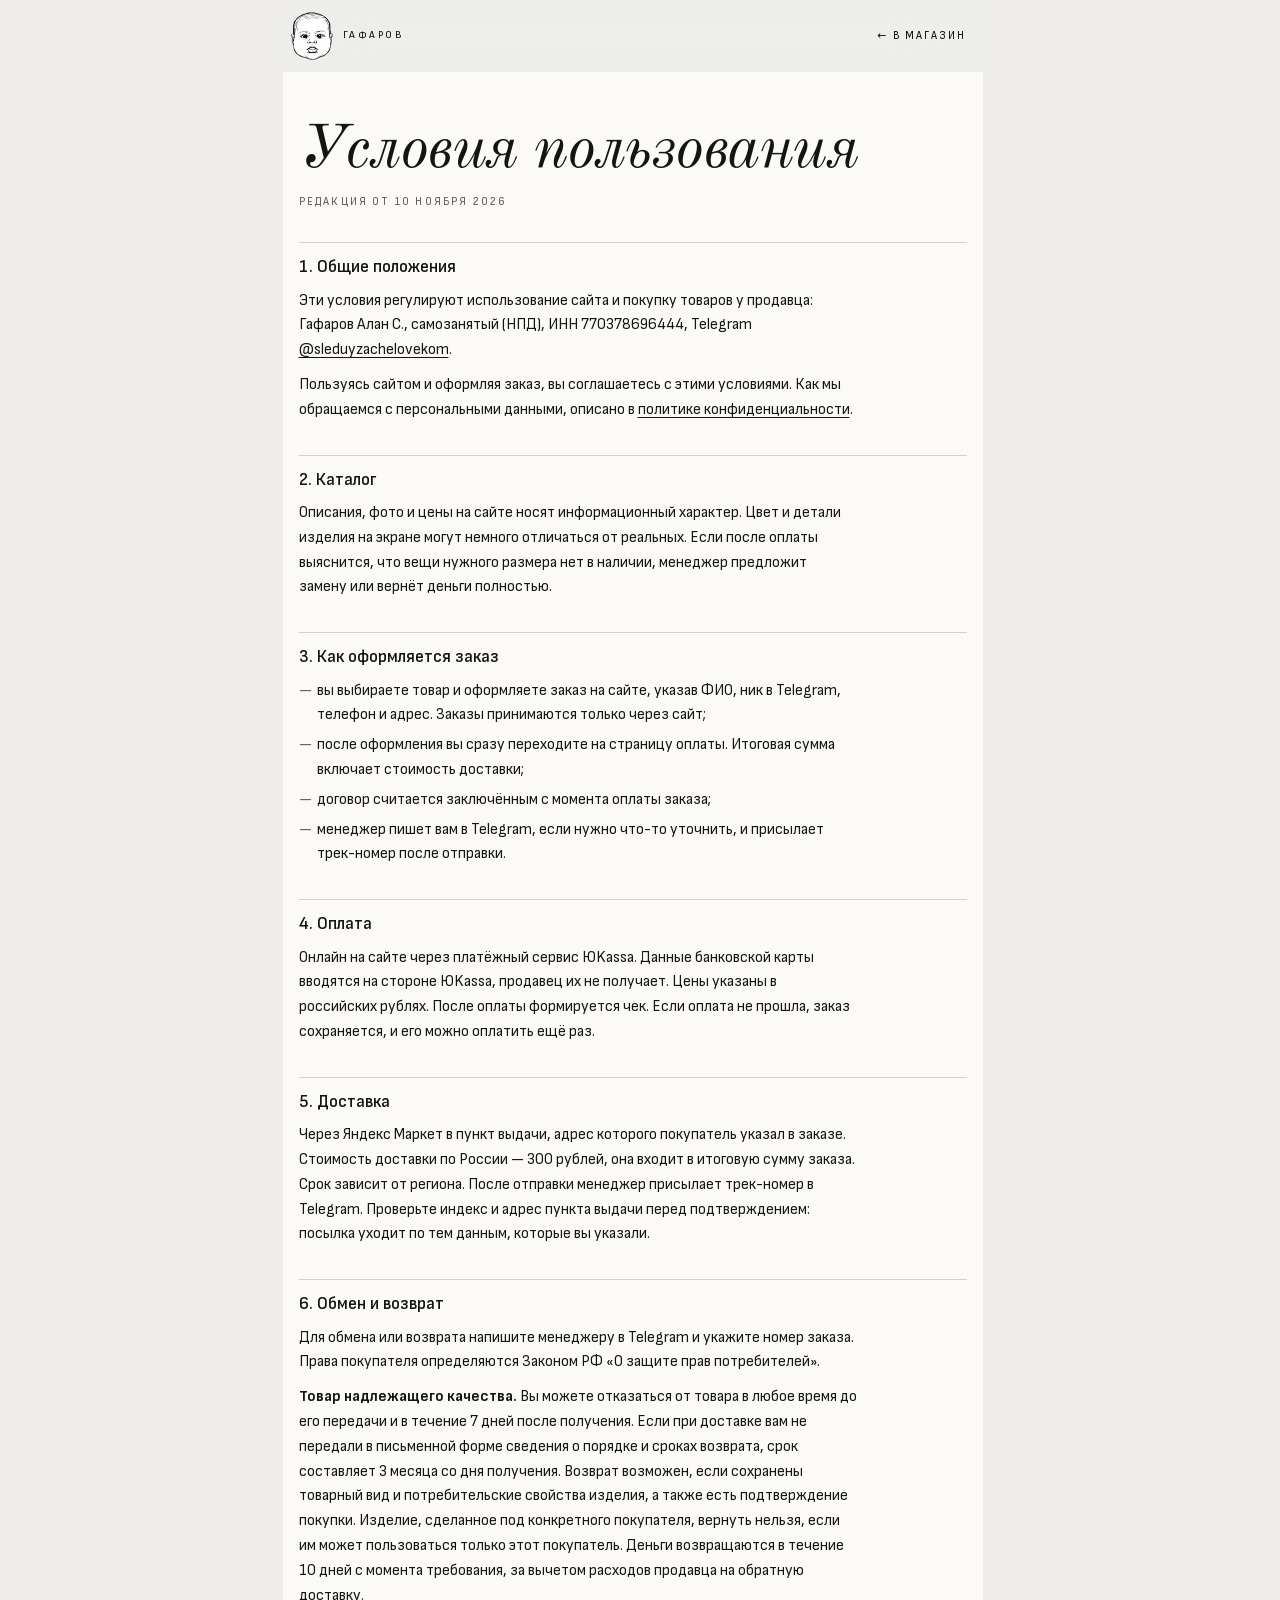
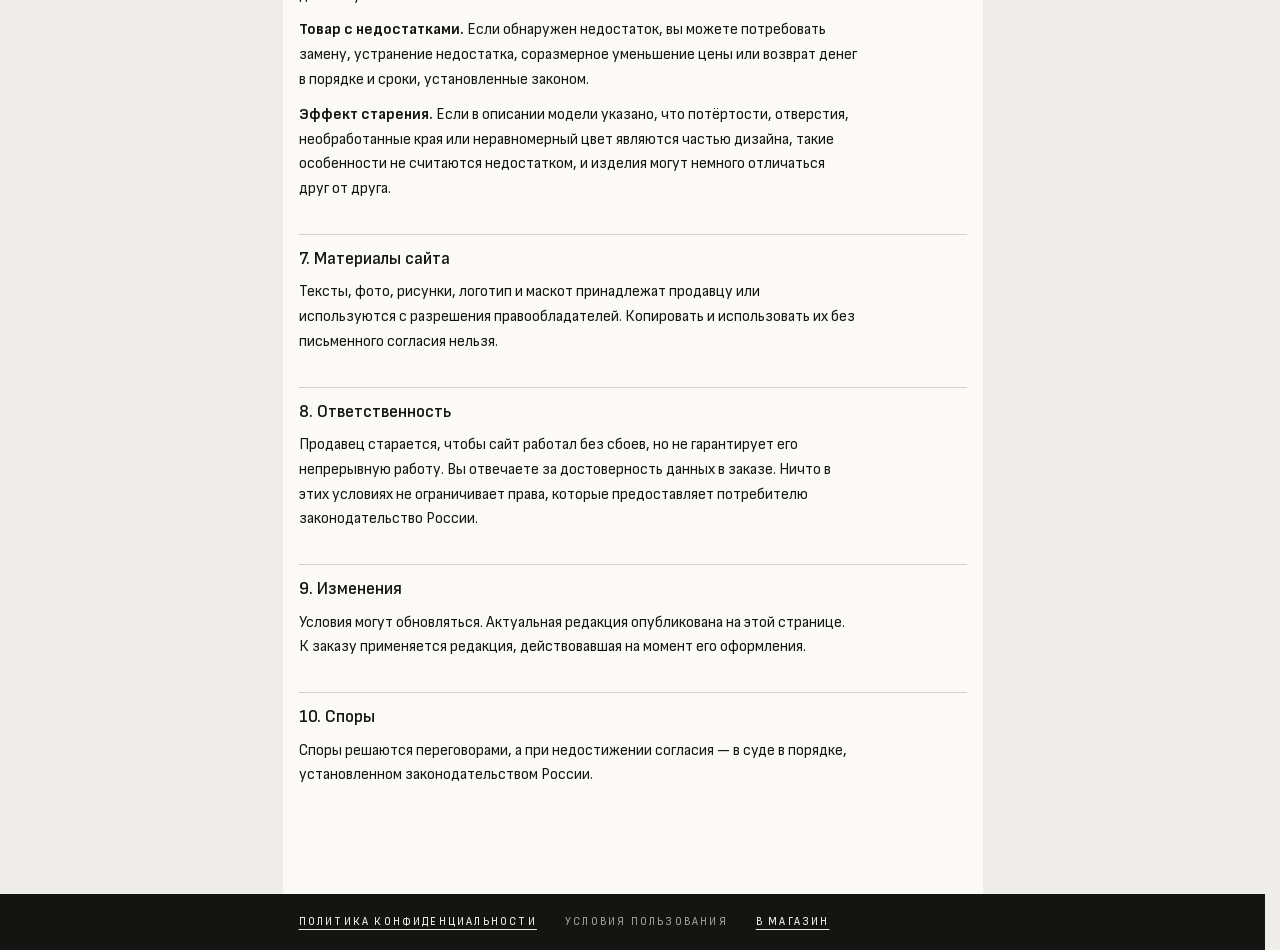
<file: terms.html>
<!doctype html>
<html lang="ru">
<head>
<meta charset="utf-8">
<meta name="viewport" content="width=device-width, initial-scale=1, viewport-fit=cover">
<title>Условия пользования — ГАФАРОВ</title>
<meta name="description" content="Условия пользования сайтом и покупки в магазине ГАФАРОВ: заказ, оплата, доставка, возврат.">
<meta name="theme-color" content="#eeedea">
<link rel="canonical" href="https://gafarov.shop/terms.html">
<link rel="icon" type="image/png" href="assets/favicon.png">
<link rel="apple-touch-icon" href="assets/apple-touch-icon.png">
<link rel="stylesheet" href="style.css?v=8">
</head>
<body>
<header class="doc-bar">
  <a class="brand" href="index.html" aria-label="Гафаров — на главную">
    <img src="assets/mascot-s.webp" alt="" width="42" height="48">
    <span>Гафаров</span>
  </a>
  <a class="doc-back micro" href="index.html">← В магазин</a>
</header>

<main class="doc">
  <h1>Условия пользования</h1>
  <p class="doc-date micro">Редакция от 10 ноября 2026</p>

  <h2>1. Общие положения</h2>
  <p>Эти условия регулируют использование сайта и покупку товаров у продавца: Гафаров Алан С., самозанятый (НПД), ИНН 770378696444, Telegram <a href="https://t.me/sleduyzachelovekom" target="_blank" rel="noopener">@sleduyzachelovekom</a>.</p>
  <p>Пользуясь сайтом и оформляя заказ, вы соглашаетесь с этими условиями. Как мы обращаемся с персональными данными, описано в <a href="privacy.html">политике конфиденциальности</a>.</p>

  <h2>2. Каталог</h2>
  <p>Описания, фото и цены на сайте носят информационный характер. Цвет и детали изделия на экране могут немного отличаться от реальных. Если после оплаты выяснится, что вещи нужного размера нет в наличии, менеджер предложит замену или вернёт деньги полностью.</p>

  <h2>3. Как оформляется заказ</h2>
  <ul>
    <li>вы выбираете товар и оформляете заказ на сайте, указав ФИО, ник в Telegram, телефон и адрес. Заказы принимаются только через сайт;</li>
    <li>после оформления вы сразу переходите на страницу оплаты. Итоговая сумма включает стоимость доставки;</li>
    <li>договор считается заключённым с момента оплаты заказа;</li>
    <li>менеджер пишет вам в Telegram, если нужно что-то уточнить, и присылает трек-номер после отправки.</li>
  </ul>

  <h2>4. Оплата</h2>
  <p>Онлайн на сайте через платёжный сервис ЮKassa. Данные банковской карты вводятся на стороне ЮKassa, продавец их не получает. Цены указаны в российских рублях. После оплаты формируется чек. Если оплата не прошла, заказ сохраняется, и его можно оплатить ещё раз.</p>

  <h2>5. Доставка</h2>
  <p>Через Яндекс Маркет в пункт выдачи, адрес которого покупатель указал в заказе. Стоимость доставки по России — 300 рублей, она входит в итоговую сумму заказа. Срок зависит от региона. После отправки менеджер присылает трек-номер в Telegram. Проверьте индекс и адрес пункта выдачи перед подтверждением: посылка уходит по тем данным, которые вы указали.</p>

  <h2 id="returns">6. Обмен и возврат</h2>
  <p>Для обмена или возврата напишите менеджеру в Telegram и укажите номер заказа. Права покупателя определяются Законом РФ «О защите прав потребителей».</p>
  <p><b>Товар надлежащего качества.</b> Вы можете отказаться от товара в любое время до его передачи и в течение 7 дней после получения. Если при доставке вам не передали в письменной форме сведения о порядке и сроках возврата, срок составляет 3 месяца со дня получения. Возврат возможен, если сохранены товарный вид и потребительские свойства изделия, а также есть подтверждение покупки. Изделие, сделанное под конкретного покупателя, вернуть нельзя, если им может пользоваться только этот покупатель. Деньги возвращаются в течение 10 дней с момента требования, за вычетом расходов продавца на обратную доставку.</p>
  <p><b>Товар с недостатками.</b> Если обнаружен недостаток, вы можете потребовать замену, устранение недостатка, соразмерное уменьшение цены или возврат денег в порядке и сроки, установленные законом.</p>
  <p><b>Эффект старения.</b> Если в описании модели указано, что потёртости, отверстия, необработанные края или неравномерный цвет являются частью дизайна, такие особенности не считаются недостатком, и изделия могут немного отличаться друг от друга.</p>

  <h2>7. Материалы сайта</h2>
  <p>Тексты, фото, рисунки, логотип и маскот принадлежат продавцу или используются с разрешения правообладателей. Копировать и использовать их без письменного согласия нельзя.</p>

  <h2>8. Ответственность</h2>
  <p>Продавец старается, чтобы сайт работал без сбоев, но не гарантирует его непрерывную работу. Вы отвечаете за достоверность данных в заказе. Ничто в этих условиях не ограничивает права, которые предоставляет потребителю законодательство России.</p>

  <h2>9. Изменения</h2>
  <p>Условия могут обновляться. Актуальная редакция опубликована на этой странице. К заказу применяется редакция, действовавшая на момент его оформления.</p>

  <h2>10. Споры</h2>
  <p>Споры решаются переговорами, а при недостижении согласия — в суде в порядке, установленном законодательством России.</p>
</main>

<footer class="doc-foot">
  <div>
    <a href="privacy.html">Политика конфиденциальности</a>
    <a href="terms.html" aria-current="page">Условия пользования</a>
    <a href="index.html">В магазин</a>
  </div>
</footer>
<script src="track.js?v=1" defer></script>
</body>
</html>
</file>
<file: style.css>
@font-face{font-family:"Old Standard TT";font-style:italic;font-weight:400;font-display:swap;src:url(assets/fonts/old-standard-italic-cyrillic.woff2) format("woff2");unicode-range:U+0301, U+0400-045F, U+0490-0491, U+04B0-04B1, U+2116}
@font-face{font-family:"Old Standard TT";font-style:italic;font-weight:400;font-display:swap;src:url(assets/fonts/old-standard-italic-latin.woff2) format("woff2");unicode-range:U+0000-00FF, U+0131, U+0152-0153, U+02BB-02BC, U+02C6, U+02DA, U+02DC, U+0304, U+0308, U+0329, U+2000-206F, U+20AC, U+2122, U+2191, U+2193, U+2212, U+2215, U+FEFF, U+FFFD}
@font-face{font-family:"Old Standard TT";font-style:normal;font-weight:400;font-display:swap;src:url(assets/fonts/old-standard-cyrillic.woff2) format("woff2");unicode-range:U+0301, U+0400-045F, U+0490-0491, U+04B0-04B1, U+2116}
@font-face{font-family:"Old Standard TT";font-style:normal;font-weight:400;font-display:swap;src:url(assets/fonts/old-standard-latin.woff2) format("woff2");unicode-range:U+0000-00FF, U+0131, U+0152-0153, U+02BB-02BC, U+02C6, U+02DA, U+02DC, U+0304, U+0308, U+0329, U+2000-206F, U+20AC, U+2122, U+2191, U+2193, U+2212, U+2215, U+FEFF, U+FFFD}
@font-face{font-family:"Sofia Sans Extra Condensed";font-style:normal;font-weight:800;font-display:swap;src:url(assets/fonts/sofia-extra-cyrillic.woff2) format("woff2");unicode-range:U+0301, U+0400-045F, U+0490-0491, U+04B0-04B1, U+2116}
@font-face{font-family:"Sofia Sans Extra Condensed";font-style:normal;font-weight:800;font-display:swap;src:url(assets/fonts/sofia-extra-latin.woff2) format("woff2");unicode-range:U+0000-00FF, U+0131, U+0152-0153, U+02BB-02BC, U+02C6, U+02DA, U+02DC, U+0304, U+0308, U+0329, U+2000-206F, U+20AC, U+2122, U+2191, U+2193, U+2212, U+2215, U+FEFF, U+FFFD}
@font-face{font-family:"Sofia Sans Semi Condensed";font-style:normal;font-weight:400 700;font-display:swap;src:url(assets/fonts/sofia-semi-cyrillic.woff2) format("woff2");unicode-range:U+0301, U+0400-045F, U+0490-0491, U+04B0-04B1, U+2116}
@font-face{font-family:"Sofia Sans Semi Condensed";font-style:normal;font-weight:400 700;font-display:swap;src:url(assets/fonts/sofia-semi-latin.woff2) format("woff2");unicode-range:U+0000-00FF, U+0131, U+0152-0153, U+02BB-02BC, U+02C6, U+02DA, U+02DC, U+0304, U+0308, U+0329, U+2000-206F, U+20AC, U+2122, U+2191, U+2193, U+2212, U+2215, U+FEFF, U+FFFD}
:root{
  --paper:#eeedea; --plate:#e4e2dd; --sheet:#fbfaf7; --ink:#141412; --mute:#65635c; --line:#d3d1ca; --stamp:#2e2be3; --err:#b3261e;
  --ui:"Sofia Sans Semi Condensed","Arial Narrow",system-ui,sans-serif;
  --poster:"Sofia Sans Extra Condensed","Arial Narrow",system-ui,sans-serif;
  --serif:"Old Standard TT",Georgia,"Times New Roman",serif;
  --col:700px; --gut:8px; --ease:cubic-bezier(.2,.8,.2,1);
}
*,*::before,*::after{box-sizing:border-box}
html{scroll-behavior:smooth;scroll-padding-top:84px;scrollbar-gutter:stable;-webkit-text-size-adjust:100%;background:var(--paper)}
html.lock,html.lock body{overflow:hidden}
body{margin:0;background:var(--paper);color:var(--ink);font:400 16px/1.5 var(--ui);-webkit-font-smoothing:antialiased;-moz-osx-font-smoothing:grayscale}
img,svg{display:block;max-width:100%}
a{color:inherit}
button{font:inherit;color:inherit;cursor:pointer;background:none;border:0;padding:0}
ul,ol{list-style:none;margin:0;padding:0}
[hidden]{display:none!important}
:focus-visible{outline:2px solid var(--stamp);outline-offset:2px}
dialog{color:inherit}
.defs{position:absolute}
.micro{font:500 11px/1.35 var(--ui);letter-spacing:.2em;text-transform:uppercase}
.col{max-width:var(--col);margin:0 auto}

/* ---------- кнопки ---------- */
.ico{position:relative;flex:none;width:44px;height:44px;display:grid;place-items:center}
.ico svg{width:22px;height:22px;fill:none;stroke:currentColor;stroke-width:1.3;stroke-linejoin:round}
.btn{display:inline-flex;align-items:center;justify-content:center;gap:10px;height:52px;padding:0 26px;border:1px solid var(--ink);background:var(--ink);color:var(--paper);font:500 12px/1 var(--ui);letter-spacing:.2em;text-transform:uppercase;text-decoration:none;transition:background .2s,color .2s,border-color .2s}
.btn:hover{background:var(--stamp);border-color:var(--stamp);color:#fff}
.btn.ghost{background:transparent;color:var(--ink)}
.btn.ghost:hover{background:var(--ink);border-color:var(--ink);color:var(--paper)}
.btn.full{width:100%}
.btn:disabled{opacity:.35;cursor:not-allowed;background:var(--ink);border-color:var(--ink);color:var(--paper)}
.linkbtn{font-size:13px;color:var(--mute);text-decoration:underline;text-underline-offset:3px}
.linkbtn:hover{color:var(--ink)}

/* ---------- лента ---------- */
.ribbon{background:var(--stamp);color:#fff;overflow:hidden;white-space:nowrap;padding-top:env(safe-area-inset-top)}
.ribbon-track{display:inline-flex;align-items:center;height:40px;animation:ribbon 90s linear infinite}
.ribbon-track span{font:800 25px/1 var(--poster);letter-spacing:.015em;text-transform:uppercase;padding:0 16px;transform:translateY(1px)}
.ribbon-track img{width:26px;height:30px;flex:none}
@keyframes ribbon{to{transform:translateX(-50%)}}

/* ---------- шапка ---------- */
.bar{position:sticky;top:0;z-index:20;max-width:var(--col);margin:0 auto;height:72px;padding:0 4px 0 var(--gut);display:flex;align-items:center;justify-content:space-between;background:rgba(238,237,234,.84);-webkit-backdrop-filter:blur(40px);backdrop-filter:blur(40px)}
.brand{display:flex;align-items:center;gap:10px;text-decoration:none;font:500 10.5px/1.25 var(--ui);letter-spacing:.24em;text-transform:uppercase}
.brand img{width:42px;height:48px;transition:transform .35s var(--ease)}
.brand:hover img{transform:rotate(-8deg)}
.bar-btns{display:flex}
.n{position:absolute;top:5px;right:3px;min-width:16px;height:16px;padding:0 4px;border-radius:8px;background:var(--stamp);color:#fff;font:600 10px/16px var(--ui);text-align:center;transition:transform .2s var(--ease)}
.n.bump{transform:scale(1.35)}

/* ---------- поля ---------- */
.margin{display:none}
html.at-foot .margin{opacity:0;visibility:hidden}
@media(min-width:1220px){
  .margin{display:block;position:fixed;z-index:5;bottom:32px;width:calc((100vw - var(--col))/2 - 64px);max-width:300px;transition:opacity .25s,visibility .25s}
  .margin-l{left:32px}
  .margin-r{right:44px;bottom:84px}
}
.toc{margin-top:14px}
.toc a{display:flex;gap:12px;padding:4px 0;font-size:14px;line-height:1.3;text-decoration:none;color:var(--mute);transition:color .2s}
.toc a i{flex:0 0 34px;font:italic 400 15px/1.2 var(--serif)}
.toc a:hover,.toc a[aria-current]{color:var(--ink)}
.toc a[aria-current] i{color:var(--stamp)}
.margin-facts{margin:0;text-align:right}
.margin-facts div{padding:8px 0;border-top:1px solid var(--line)}
.margin-facts dt{font:500 10px/1.35 var(--ui);letter-spacing:.2em;text-transform:uppercase;color:var(--mute);margin-bottom:2px}
.margin-facts dd{margin:0;font-size:14px;line-height:1.3}

/* ---------- первый экран ---------- */
.hero-plate{position:relative;aspect-ratio:700/860;background:var(--stamp);color:#fff;overflow:hidden;container-type:inline-size}
.hero{margin-bottom:clamp(24px,5vw,40px)}
.hero-tag{position:absolute;top:2.6%;z-index:3}
.hero-tag-l{left:4%}
.hero-tag-r{right:4%}
.masthead{position:absolute;left:0;right:0;top:calc(2.4% + 14px);z-index:1;margin:0;text-align:center;font:italic 400 25.4cqw/1 var(--serif);letter-spacing:-.03em;white-space:nowrap}
.mascot{position:absolute;left:14%;top:19.5%;z-index:2;width:72%;aspect-ratio:1010/1166}
.mascot img,.mascot svg{position:absolute;inset:0;width:100%;height:100%}
.eyes{overflow:visible}
.drool{fill:#fff;stroke:#0a0a0a;stroke-width:3;stroke-linejoin:round}
.drool-hi{fill:none;stroke:#0a0a0a;stroke-width:1.6;stroke-linecap:round}
.lid{transform:translateY(-110px)}
.eyes.blink .lid{animation:blink .19s ease-in-out}
@keyframes blink{0%,100%{transform:translateY(-110px)}45%,55%{transform:none}}
.brow{transform-box:fill-box;transform-origin:4% 70%;transition:transform .5s var(--ease)}
.brow.up{transform:translateY(-24px) rotate(-5deg);transition:transform .22s cubic-bezier(.3,1.6,.5,1)}
.cover{position:absolute;left:4%;bottom:2.8%;z-index:3;display:flex;flex-direction:column;align-items:flex-start;white-space:nowrap}
.cover a{display:flex;align-items:flex-start;gap:.15em;min-height:24px;font:italic 400 clamp(13px,3.7cqw,26px)/1.2 var(--serif);text-decoration:none}
.cover a:hover{text-decoration:underline;text-underline-offset:.18em;text-decoration-thickness:1px}
.cover sup{font:500 .46em/1 var(--ui);margin-top:.25em}
.seal{position:absolute;right:3.5%;bottom:2.4%;z-index:3;width:20%;height:auto;transform:rotate(-13deg);overflow:visible}
.seal circle{fill:none;stroke:#fff;stroke-width:2.5}
.seal text{fill:#fff;font:800 22px/1 var(--poster);letter-spacing:.06em}
.seal .seal-n{font:italic 400 66px/1 var(--serif);letter-spacing:0}

/* ---------- каталог ---------- */
.catalog{padding:0 var(--gut)}
.filter{display:flex;justify-content:space-between;align-items:center;gap:12px;padding:0 0 18px}
.filter .linkbtn{font-size:11px}
.row{margin-bottom:clamp(40px,8vw,56px);scroll-margin-top:84px}
.row.out .row-media>*{opacity:.5}
.row-media{position:relative;display:flex;gap:4px;overflow-x:auto;scroll-snap-type:x mandatory;scrollbar-width:none}
.row-media::-webkit-scrollbar{display:none}
.shot{position:relative;flex:0 0 calc(50% - 2px);aspect-ratio:4/5;background:var(--plate);overflow:hidden;scroll-snap-align:start}
.shot:only-child{flex-basis:100%}
.shot img{position:absolute;inset:0;width:100%;height:100%;object-fit:cover;transition:transform .7s var(--ease)}
.garm{position:absolute;inset:6% 7%;width:86%;height:88%;transition:transform .7s var(--ease)}
.shot:hover img,.shot:hover .garm{transform:scale(1.03)}
.shot-cap{position:absolute;left:10px;bottom:10px;font-size:10px;color:var(--mute)}
.rubber{position:absolute;right:9px;bottom:9px;padding:3px 7px 2px;border:2px solid var(--stamp);color:var(--stamp);font:800 clamp(13px,3.2vw,17px)/1 var(--poster);letter-spacing:.06em;text-transform:uppercase;transform:rotate(-7deg);mix-blend-mode:multiply}
.row-tag{position:absolute;top:10px;right:10px;z-index:1;padding:4px 7px;background:var(--stamp);color:#fff;font-size:10px}
.row-info{display:flex;justify-content:space-between;align-items:flex-start;gap:12px;padding-top:12px}
.row-name{margin:0 0 3px;font-size:11px;font-weight:500}
.row-name button{letter-spacing:inherit;text-transform:inherit;font:inherit;text-align:left}
.row-name button:hover{color:var(--stamp)}
.row-price{margin:0;font:500 15px/1.3 var(--ui);letter-spacing:.14em;text-transform:uppercase}
.row-colors{margin:7px 0 0;color:var(--mute);font-size:10px;display:flex;flex-wrap:wrap;align-items:center;gap:0 5px}
.dot{display:inline-block;width:9px;height:9px;border-radius:50%;border:1px solid var(--ink);background:#fff;margin-right:2px;flex:none}
.dot.dark{background:var(--ink)}
.row-colors .dot:not(:first-child){margin-left:9px}
.row-acts{display:flex;margin:-9px -8px 0 0;flex:none}
.fav[aria-pressed="true"] svg{fill:var(--stamp);stroke:var(--stamp)}
.none{padding:48px 0;text-align:center;display:grid;justify-items:center;gap:16px}
.none p{margin:0;color:var(--mute)}

/* ---------- инфо ---------- */
.info{padding:clamp(8px,3vw,24px) var(--gut) clamp(48px,9vw,88px)}
.acc{border-top:1px solid var(--ink);scroll-margin-top:72px}
.acc:last-child{border-bottom:1px solid var(--ink)}
.acc>summary{list-style:none;cursor:pointer;display:flex;justify-content:space-between;align-items:baseline;gap:16px;padding:16px 0 18px;font:italic 400 clamp(32px,7vw,44px)/1.05 var(--serif);letter-spacing:-.015em}
.acc>summary::-webkit-details-marker,.qa summary::-webkit-details-marker{display:none}
.acc>summary::after{content:"+";font:400 28px/1 var(--ui);transition:transform .25s var(--ease)}
.acc[open]>summary::after{transform:rotate(45deg)}
.acc>summary:hover{color:var(--stamp)}
.acc-lead{margin:0 0 16px;color:var(--mute);max-width:52ch}
.steps{padding-bottom:24px}
.steps li{display:grid;grid-template-columns:52px 1fr;padding:14px 0;border-top:1px solid var(--line)}
.steps b{font:italic 400 22px/1.2 var(--serif)}
.steps h3{margin:0 0 3px;font-size:17px;font-weight:600}
.steps p{margin:0;color:var(--mute)}
.tabs{display:flex;flex-wrap:wrap;gap:6px;margin-bottom:12px}
.tab{height:38px;padding:0 14px;border:1px solid var(--line);font-size:11px;transition:border-color .15s,background .15s,color .15s}
.tab:hover{border-color:var(--ink)}
.tab[aria-selected="true"]{background:var(--ink);border-color:var(--ink);color:var(--paper)}
#chart{padding-bottom:24px}
.table-wrap{overflow-x:auto;border:1px solid var(--line)}
table{width:100%;border-collapse:collapse;font-size:15px;min-width:420px}
th,td{padding:12px 14px;text-align:left;border-bottom:1px solid var(--line)}
th{font:500 10px/1.3 var(--ui);letter-spacing:.16em;text-transform:uppercase;color:var(--mute)}
tbody tr:last-child td{border-bottom:0}
td:first-child{font-weight:600}
.chart-empty{border:1px solid var(--line);padding:18px;color:var(--mute);margin:0}
.chart-fit{margin:0 0 10px;color:var(--mute)}
table.size-table{min-width:0;font-size:14px}
.size-table th:not(:first-child),.size-table td:not(:first-child){text-align:center;white-space:nowrap;width:16%}
.size-table td:first-child{font-weight:500}
@media(max-width:420px){.size-table th,.size-table td{padding:11px 8px}.size-table th:first-child,.size-table td:first-child{padding-left:12px}}
.chart-empty a,.qa a{color:var(--ink);text-underline-offset:3px}
.note{color:var(--mute);font-size:14px;margin:12px 0 0}
.qa{padding-bottom:24px}
.ret{padding-bottom:28px;max-width:60ch}
.ret h3{margin:14px 0 4px;font-size:17px;font-weight:600}
.ret h3:first-child{margin-top:0}
.ret p{margin:0;color:var(--mute)}
.ret .btn{margin:16px 0 4px}
.ret .note a{color:var(--ink);text-underline-offset:3px}
.qa details{border-top:1px solid var(--line)}
.qa summary{list-style:none;cursor:pointer;display:flex;justify-content:space-between;align-items:center;gap:16px;padding:13px 0;font-size:17px;font-weight:500}
.qa summary::after{content:"+";font:300 22px/1 var(--ui);transition:transform .25s var(--ease)}
.qa details[open] summary::after{transform:rotate(45deg)}
.qa details p{margin:-2px 0 16px;color:var(--mute);max-width:58ch}

/* ---------- подвал ---------- */
.foot{background:var(--ink);color:var(--paper);overflow:hidden}
.foot-in{max-width:1320px;margin:0 auto;padding:clamp(40px,7vw,80px) clamp(16px,3vw,32px) 0}
.foot-word{margin:0 0 clamp(32px,6vw,64px);font:italic 400 clamp(72px,25vw,348px)/.92 var(--serif);letter-spacing:-.03em;white-space:nowrap}
.foot-grid{display:grid;grid-template-columns:repeat(2,minmax(0,1fr));gap:32px 20px;padding-top:24px;border-top:1px solid #39382f}
@media(min-width:860px){.foot-grid{grid-template-columns:repeat(4,minmax(0,1fr))}}
.foot h2{margin:0 0 14px;font:500 11px/1.35 var(--ui);letter-spacing:.2em;text-transform:uppercase;color:#a09e94}
.foot ul{display:grid;gap:8px}
.foot a{text-decoration:none}
.foot a:hover{text-decoration:underline;text-underline-offset:3px}
.foot .req{margin:0;color:#c9c7bd;line-height:1.6;overflow-wrap:anywhere}
.foot-legal{display:flex;flex-wrap:wrap;gap:10px 28px;margin-top:clamp(32px,6vw,56px);padding:16px 0;border-top:1px solid #39382f;font:500 11px/1.4 var(--ui);letter-spacing:.2em;text-transform:uppercase}
.foot-legal a{text-decoration:underline;text-underline-offset:4px}
.foot-legal>span{color:#a09e94;margin-left:auto}
@media(max-width:600px){.foot-legal{flex-direction:column}.foot-legal>span{margin-left:0}}
.foot-peek{--w:min(86vw,560px);width:var(--w);height:calc(var(--w)*.64);margin:clamp(32px,5vw,56px) auto 0;overflow:hidden}
.foot-peek img{width:100%;height:auto}

/* ---------- меню и поиск ---------- */
dialog.sheet{position:fixed;inset:0;width:100%;height:100%;height:100dvh;max-width:none;max-height:none;margin:0;padding:0;border:0;background:rgba(238,237,234,.9);-webkit-backdrop-filter:blur(36px);backdrop-filter:blur(36px);overflow:auto;overscroll-behavior:contain}
dialog.sheet::backdrop{background:transparent}
dialog.sheet[open]{animation:fade .22s ease}
@keyframes fade{from{opacity:0}}
.sheet-in{max-width:var(--col);min-height:100%;margin:0 auto;display:flex;flex-direction:column;padding:env(safe-area-inset-top) 0 env(safe-area-inset-bottom)}
.sheet-top{display:flex;align-items:center;justify-content:space-between;height:72px;padding:0 4px}
.sheet-top img{width:42px;height:48px}
.menu-cats{display:grid;padding:clamp(12px,4vh,32px) 16px clamp(24px,6vh,48px)}
.menu-cats a{display:flex;align-items:flex-start;gap:6px;padding:3px 0;font:italic 400 clamp(40px,10.5vw,64px)/1.08 var(--serif);letter-spacing:-.02em;text-decoration:none;transition:color .15s}
.menu-cats a sup{font:500 12px/1 var(--ui);letter-spacing:.1em;margin-top:.7em}
.menu-cats a:hover,.menu-cats a[aria-current]{color:var(--stamp)}
.menu-info{display:flex;flex-wrap:wrap;gap:0 22px;padding:12px 16px;border-top:1px solid var(--line)}
.menu-info a{display:block;padding:9px 0;text-decoration:none}
.menu-info a:hover{color:var(--stamp)}
.menu-info-b{margin-top:auto;color:var(--mute)}
.search-top{display:flex;align-items:center;gap:4px;height:72px;padding:0 16px 0 4px}
.search-top input{flex:1;min-width:0;height:44px;border:0;border-radius:0;background:transparent;color:var(--ink);font:500 15px var(--ui);letter-spacing:.16em;text-transform:uppercase;-webkit-appearance:none;appearance:none}
.search-top input::placeholder{color:#9b9992}
.search-top input:focus{outline:none}
.search-top input::-webkit-search-cancel-button{-webkit-appearance:none}
.search-panel{flex:1;background:var(--sheet);border-radius:24px 24px 0 0;padding:28px 20px}
.chips{display:flex;flex-wrap:wrap;gap:8px;margin-top:12px}
.chip{height:40px;padding:0 15px;border-radius:8px;background:var(--paper);font-size:11px;transition:background .15s,color .15s}
.chip:hover{background:var(--stamp);color:#fff}
.results{display:grid;gap:4px}
.res{display:grid;grid-template-columns:72px 1fr;gap:14px;align-items:center;width:100%;padding:6px;text-align:left}
.res:hover{background:var(--paper)}
.res-pic{position:relative;display:block;aspect-ratio:4/5;background:var(--plate);overflow:hidden}
.res-pic img{position:absolute;inset:0;width:100%;height:100%;object-fit:cover}
.res b{display:block;font-weight:500;margin-bottom:2px}
.res-price{font-size:14px;color:var(--mute)}
.res-none{margin:0;color:var(--mute)}

/* ---------- окно товара ---------- */
dialog.pd{padding:0;border:0;background:var(--sheet);width:100%;height:100%;height:100dvh;max-width:none;max-height:none;margin:0;overflow:hidden}
dialog.pd::backdrop{background:rgba(20,20,18,.5)}
dialog.pd[open]{animation:fade .2s ease}
@media(min-width:760px){dialog.pd{width:min(980px,calc(100% - 48px));height:fit-content;max-height:min(860px,calc(100vh - 48px));margin:auto}}
.pd-scroll{height:100%;overflow:auto;overscroll-behavior:contain}
@media(min-width:760px){.pd-scroll{height:auto;max-height:min(860px,calc(100vh - 48px))}}
.pd-grid{display:grid}
@media(min-width:760px){.pd-grid{grid-template-columns:1fr 1fr;align-items:start}.pd-media{position:sticky;top:0}}
.pd-main{position:relative;aspect-ratio:4/5;background:var(--plate);overflow:hidden}
.pd-main+.pd-main{margin-top:4px}
.pd-main img{position:absolute;inset:0;width:100%;height:100%;object-fit:cover}
.thumbs{display:flex;gap:6px;padding:6px;overflow-x:auto}
.thumb{flex:0 0 60px;aspect-ratio:4/5;border:1px solid transparent;background:var(--plate);overflow:hidden}
.thumb[aria-current="true"]{border-color:var(--ink)}
.thumb img{width:100%;height:100%;object-fit:cover}
.pd-info{padding:24px 16px 40px;display:flex;flex-direction:column}
@media(min-width:760px){.pd-info{padding:44px 32px 36px}}
.pd-tag{margin:0 0 8px;color:var(--stamp)}
.pd-name{margin:0 0 10px;padding-right:32px;font:italic 400 clamp(30px,4.4vw,42px)/1.02 var(--serif);letter-spacing:-.02em}
.pd-color{display:inline-flex;align-items:center;gap:7px;font-size:15px}
/* фото вещей сняты на белом */
.shot:has(img),.pd-main:has(img),.thumb,.li-pic:has(img),.res-pic:has(img){background:#fff}
.pd-price{margin:0 0 6px;font:500 15px/1.3 var(--ui);letter-spacing:.14em;text-transform:uppercase}
.pd-label{display:flex;justify-content:space-between;align-items:baseline;margin:22px 0 9px}
.pd-label span{color:var(--mute)}
.pd-label a{font-size:10px;text-underline-offset:3px}
.sizes{display:flex;flex-wrap:wrap;gap:6px}
.size{min-width:56px;height:46px;padding:0 13px;border:1px solid var(--line);background:transparent;font-weight:500;letter-spacing:.06em;transition:border-color .15s,background .15s,color .15s}
.size.color{display:inline-flex;align-items:center;gap:7px}
.size:hover:not(:disabled){border-color:var(--ink)}
.size[aria-pressed="true"]{background:var(--ink);border-color:var(--ink);color:var(--paper)}
.size[aria-pressed="true"] .dot{border-color:var(--paper)}
.size:disabled{color:#b6b4ab;text-decoration:line-through;cursor:not-allowed}
.pd-err{color:var(--err);font-size:14px;margin:9px 0 0}
.pd-add{margin-top:22px}
.pd-h{margin:32px 0 10px;color:var(--mute)}
.pd-desc{margin:0;line-height:1.55}
.specs{margin:0;border-top:1px solid var(--line)}
.specs div{display:grid;grid-template-columns:112px 1fr;gap:16px;padding:10px 0;border-bottom:1px solid var(--line);font-size:15px;line-height:1.4}
.specs dt{color:var(--mute)}
.specs dd{margin:0}
.pd-facts{display:grid;gap:6px;margin-top:24px;font-size:14px;color:var(--mute)}
.pd-facts a{color:var(--ink);text-underline-offset:3px}
.pd-x{position:absolute;top:6px;right:6px;z-index:3;background:rgba(251,250,247,.86)}

/* ---------- корзина ---------- */
.shade{position:fixed;inset:0;z-index:40;background:rgba(20,20,18,.5);opacity:0;pointer-events:none;transition:opacity .3s}
.drawer{position:fixed;top:0;right:0;bottom:0;z-index:41;width:min(440px,100%);background:var(--sheet);display:flex;flex-direction:column;padding-top:env(safe-area-inset-top);padding-bottom:env(safe-area-inset-bottom);transform:translateX(100%);visibility:hidden;transition:transform .35s var(--ease),visibility 0s linear .35s}
html.cart-open .shade{opacity:1;pointer-events:auto}
html.cart-open .drawer{transform:none;visibility:visible;transition:transform .35s var(--ease),visibility 0s}
.dh{display:flex;align-items:center;gap:8px;height:64px;padding:0 8px 0 20px;border-bottom:1px solid var(--line);flex:none}
.dh h2{flex:1;margin:0;font:italic 400 28px/1 var(--serif);letter-spacing:-.015em}
.back{margin-left:-12px}
.pane{flex:1;min-height:0;display:flex;flex-direction:column}
.db{flex:1;overflow:auto;padding:4px 20px 24px;overscroll-behavior:contain}
.df{flex:none;padding:16px 20px 20px;border-top:1px solid var(--line)}
.total{display:flex;justify-content:space-between;align-items:baseline;gap:12px;font-size:17px;font-weight:600}
.total-hint{color:var(--mute);font-size:14px;margin:2px 0 14px}
.li{display:grid;grid-template-columns:76px 1fr auto;gap:14px;padding:16px 0;border-bottom:1px solid var(--line)}
.li-pic{position:relative;aspect-ratio:4/5;background:var(--plate);overflow:hidden}
.li-pic img{position:absolute;inset:0;width:100%;height:100%;object-fit:cover}
.li-name{margin:0;font-weight:600;font-size:16px;line-height:1.3}
.li-meta{margin:2px 0 10px;color:var(--mute);font-size:14px;line-height:1.35}
.qty{display:inline-flex;align-items:center;border:1px solid var(--line);height:34px}
.qty button{width:34px;height:100%;font-size:16px}
.qty button:disabled{color:#c4c2b9;cursor:not-allowed}
.qty span{min-width:24px;text-align:center;font-size:14px;font-weight:500}
.li-side{display:flex;flex-direction:column;align-items:flex-end;justify-content:space-between;gap:8px}
.li-sum{font-size:15px;white-space:nowrap}

/* ---------- форма ---------- */
.f{display:grid;gap:5px;margin-top:14px}
.f>label{font-size:14px;color:var(--mute)}
.f .opt{color:#9b9992}
.f input:not([type=checkbox]),.f select,.f textarea{width:100%;height:48px;padding:0 13px;border:1px solid var(--line);border-radius:0;background:#fff;color:var(--ink);font:400 16px var(--ui);-webkit-appearance:none;appearance:none;transition:border-color .15s}
.f textarea{height:auto;min-height:76px;padding:11px 13px;resize:vertical;line-height:1.45}
.f input:focus,.f select:focus,.f textarea:focus{outline:none;border-color:var(--ink)}
.f select{padding-right:30px;background:#fff url("data:image/svg+xml,%3Csvg xmlns='http://www.w3.org/2000/svg' width='12' height='8' viewBox='0 0 12 8'%3E%3Cpath d='M1 1l5 5 5-5' fill='none' stroke='%23141412' stroke-width='1.5'/%3E%3C/svg%3E") no-repeat right 12px center}
.phone{display:flex;gap:6px}
.phone select{flex:0 0 104px}
.phone input{flex:1;min-width:0}
.tg{display:flex;align-items:center;border:1px solid var(--line);background:#fff;transition:border-color .15s}
.tg:focus-within{border-color:var(--ink)}
.tg span{padding-left:13px;color:var(--mute)}
.f .tg input{border:0;padding-left:2px}
.err{display:none;color:var(--err);font-size:13px}
.hint{font-size:13px;line-height:1.35;color:var(--mute)}
.f.bad .hint{display:none}
.hp{position:absolute;left:-9999px;width:1px;height:1px;opacity:0}
.send-err{margin:0 0 12px;padding:10px 12px;background:#fbeaea;color:var(--err);font-size:14px;line-height:1.4}
.f.bad .err{display:block}
.f.bad input:not([type=checkbox]),.f.bad .tg{border-color:var(--err)}
.check{grid-template-columns:20px 1fr;column-gap:10px;align-items:start;font-size:14px;line-height:1.4;color:var(--mute);cursor:pointer;margin-top:18px}
.check input{width:18px;height:18px;margin:1px 0 0;accent-color:var(--stamp)}
.check a,.form-terms a{color:var(--ink);text-underline-offset:3px}
.check .err{grid-column:2}
.form-terms{margin:10px 0 0 30px;font-size:14px;line-height:1.4;color:var(--mute)}

/* ---------- готово ---------- */
.done-lead{margin:0 0 18px;line-height:1.5}
.done-num{margin:0 0 18px;font:italic 400 clamp(34px,9vw,44px)/1 var(--serif)}
.done-steps{display:grid;gap:10px}
.done-steps li{border:1px solid var(--line);padding:18px}
.done-steps b{display:block;font-weight:600;margin-bottom:3px}
.done-steps p{margin:0 0 14px;color:var(--mute);font-size:15px}
.done-steps li>:last-child{margin-bottom:0}
.done-note{color:var(--mute);font-size:14px;margin:18px 0 6px}
.done pre{white-space:pre-wrap;word-break:break-word;background:var(--paper);padding:14px;font:13px/1.5 ui-monospace,SFMono-Regular,Menlo,monospace;margin:10px 0 0}
.done details summary{cursor:pointer;font-size:14px;color:var(--mute);margin-top:14px}

/* ---------- чат и уведомление ---------- */
.toast{position:fixed;left:50%;bottom:calc(20px + env(safe-area-inset-bottom));z-index:50;display:flex;align-items:center;gap:18px;width:max-content;max-width:calc(100% - 32px);padding:13px 16px;background:var(--ink);color:var(--paper);font-size:15px;line-height:1.3;opacity:0;transform:translate(-50%,16px);pointer-events:none;transition:opacity .25s,transform .25s var(--ease)}
.toast.show{opacity:1;transform:translate(-50%,0);pointer-events:auto}
.toast button{flex:none;font-weight:600;text-decoration:underline;text-underline-offset:3px;white-space:nowrap}

/* ---------- документы: политика и условия ---------- */
.doc-bar{position:sticky;top:0;z-index:20;max-width:var(--col);margin:0 auto;height:72px;padding:0 16px 0 var(--gut);display:flex;align-items:center;justify-content:space-between;gap:16px;background:rgba(238,237,234,.84);-webkit-backdrop-filter:blur(40px);backdrop-filter:blur(40px)}
.doc-back{text-decoration:none;white-space:nowrap}
.doc-back:hover{color:var(--stamp)}
.doc{max-width:var(--col);margin:0 auto;padding:clamp(28px,6vw,48px) 16px clamp(56px,10vw,96px);background:var(--sheet)}
.doc h1{margin:0 0 10px;font:italic 400 clamp(28px,9.3vw,62px)/1.02 var(--serif);letter-spacing:-.025em}
.doc-date{margin:0 0 clamp(28px,5vw,40px);color:var(--mute)}
.doc h2{margin:32px 0 10px;padding-top:12px;border-top:1px solid var(--line);font:600 18px/1.3 var(--ui);scroll-margin-top:84px}
.doc p,.doc li{max-width:62ch;line-height:1.55}
.doc p{margin:0 0 10px}
.doc ul{margin:0 0 12px}
.doc ul li{position:relative;padding-left:18px;margin-bottom:5px}
.doc ul li::before{content:"—";position:absolute;left:0;color:var(--mute)}
.doc a{text-underline-offset:3px}
.doc-foot{background:var(--ink);color:var(--paper)}
.doc-foot>div{max-width:var(--col);margin:0 auto;padding:20px 16px;display:flex;flex-wrap:wrap;gap:10px 28px;font:500 11px/1.4 var(--ui);letter-spacing:.2em;text-transform:uppercase}
.doc-foot a{text-underline-offset:4px}
.doc-foot a[aria-current]{text-decoration:none;color:#a09e94}

@media(prefers-reduced-motion:reduce){
  html{scroll-behavior:auto}
  *,*::before,*::after{animation:none!important;transition:none!important}
}

/* скидка: старая цена зачёркнута, новая — цветом бренда */
.price-old{color:var(--mute);text-decoration:line-through;text-decoration-thickness:1px;margin-right:6px;white-space:nowrap}
.price-new{color:var(--stamp);font-weight:600;white-space:nowrap}
.vh{position:absolute;width:1px;height:1px;margin:-1px;padding:0;overflow:hidden;clip:rect(0 0 0 0);white-space:nowrap;border:0}

/* промокод в форме оформления */
.promo-row{display:flex;gap:8px}
.promo-row input{flex:1;min-width:0}
.promo-row .btn{height:48px;padding:0 18px;flex:none}
.promo-err{margin:2px 0 0;color:var(--err);font-size:14px;line-height:1.35}
.promo-on{display:flex;justify-content:space-between;align-items:center;gap:12px;min-height:48px;margin:0;padding:6px 13px;border:1px solid var(--ink);background:#fff;font-size:15px}
.promo-on b{font-weight:600;overflow-wrap:anywhere}
.promo-on #promoOff{color:var(--stamp);font-weight:600;white-space:nowrap}
</file>
<file: admin/admin.css>
/* Статистика gafarov.shop/admin. Шрифты и базовые токены — из ../style.css */
.adm{
  --card:#fbfaf7; --ink:#141412; --ink2:#52514e; --muted:#898781; --grid:#e1e0d9; --axis:#c3c2b7;
  --s1:#2e2be3; --s2:#eb6834; --up:#006300; --down:#d03b3b; --wash:rgba(46,43,227,.08);
  background:var(--paper);
}
.adm [hidden]{display:none!important}

/* ---------- вход ---------- */
.a-login{min-height:100vh;min-height:100dvh;display:grid;place-items:center;padding:24px 16px}
.a-login-card{width:min(380px,100%);background:var(--card);padding:32px 24px 28px;display:grid;gap:2px}
.a-login-card img{width:56px;height:65px;margin-bottom:8px}
.a-login-card h1{margin:0 0 10px;font:italic 400 40px/1 var(--serif);letter-spacing:-.02em}
.a-login-card h1 span{display:block;margin-top:8px;font:500 11px/1.3 var(--ui);font-style:normal;letter-spacing:.2em;text-transform:uppercase;color:var(--ink2)}
.a-login-card .btn{margin-top:18px}
.a-err{margin:12px 0 0;padding:10px 12px;background:#fbeaea;color:var(--down);font-size:14px;line-height:1.4}

/* ---------- шапка ---------- */
.a-bar{position:sticky;top:0;z-index:20;display:flex;align-items:center;justify-content:space-between;gap:12px;height:64px;padding:0 16px;background:rgba(238,237,234,.88);-webkit-backdrop-filter:blur(30px);backdrop-filter:blur(30px)}
.a-bar-right{display:flex;align-items:center;gap:16px}
.a-updated{color:var(--muted)}
.a-link{padding:10px 0;color:var(--ink);text-decoration:underline;text-underline-offset:4px}
.a-link:hover{color:var(--s1)}
@media(max-width:520px){.a-updated{display:none}}

/* ---------- раскладка ---------- */
.a-wrap{max-width:1180px;margin:0 auto;padding:8px 16px 56px;transition:opacity .2s}
.loading .a-wrap{opacity:.5;pointer-events:none}
.a-head{display:flex;flex-wrap:wrap;align-items:baseline;justify-content:space-between;gap:8px 20px;margin:8px 0 14px}
.a-title{margin:0;font:italic 400 clamp(40px,7vw,60px)/1 var(--serif);letter-spacing:-.02em}
.a-live{margin:0;display:inline-flex;align-items:center;gap:8px;font-size:15px;color:var(--ink2)}
.a-live b{color:var(--ink);font-weight:600}
.a-live i{width:8px;height:8px;border-radius:50%;background:#0ca30c;box-shadow:0 0 0 3px rgba(12,163,12,.18)}
.a-filters{display:flex;flex-wrap:wrap;gap:6px;margin-bottom:18px}
.a-tab{height:40px;padding:0 16px;border:1px solid var(--axis);background:transparent;font:500 12px/1 var(--ui);letter-spacing:.14em;text-transform:uppercase;transition:background .15s,color .15s,border-color .15s}
.a-tab:hover{border-color:var(--ink)}
.a-tab[aria-selected="true"]{background:var(--ink);border-color:var(--ink);color:var(--paper)}
.a-grid{display:grid;gap:12px;margin-top:12px}
@media(min-width:860px){.a-grid-2{grid-template-columns:1fr 1fr}.a-grid-3{grid-template-columns:repeat(3,1fr)}}
.a-grid>.a-card{margin-top:0}
.a-card{background:var(--card);padding:18px 18px 20px;margin-top:12px;min-width:0}
.a-card-head{display:flex;flex-wrap:wrap;align-items:baseline;justify-content:space-between;gap:6px 16px;margin-bottom:14px}
.a-card h2{margin:0;font:600 17px/1.3 var(--ui)}
.a-note{font-size:13px;color:var(--muted)}
.a-sub{margin:18px 0 8px;color:var(--muted)}
.a-empty{margin:0;color:var(--muted);font-size:14px}

/* ---------- главная цифра и плитки ---------- */
.a-hero{background:var(--card);padding:20px 18px;display:flex;flex-wrap:wrap;align-items:flex-end;justify-content:space-between;gap:12px 24px}
.a-hero-label{margin:0 0 6px;font-size:15px;color:var(--ink2)}
.a-hero-value{margin:0;font:600 clamp(52px,9vw,76px)/1 var(--ui);letter-spacing:-.02em}
.a-hero-side{display:grid;gap:4px;text-align:right;font-size:14px;color:var(--ink2)}
.a-tiles{display:grid;grid-template-columns:repeat(2,minmax(0,1fr));gap:12px;margin-top:12px}
@media(min-width:720px){.a-tiles{grid-template-columns:repeat(4,minmax(0,1fr))}}
@media(min-width:1040px){.a-tiles{grid-template-columns:repeat(5,minmax(0,1fr))}}
.a-tile{background:var(--card);padding:14px 14px 16px;min-width:0}
.a-tile-label{margin:0 0 6px;font-size:14px;color:var(--ink2);line-height:1.3}
.a-tile-value{margin:0;font:600 26px/1.1 var(--ui);white-space:nowrap;overflow:hidden;text-overflow:ellipsis}
.a-tile-note{margin:6px 0 0;font-size:13px;line-height:1.3;color:var(--ink2)}
.a-delta{margin:6px 0 0;font-size:13px;line-height:1.3;color:var(--muted)}
.a-delta.up{color:var(--up)}
.a-delta.down{color:var(--down)}

/* ---------- графики ---------- */
.a-chart{position:relative;width:100%}
.a-chart svg{display:block;width:100%;overflow:visible}
.a-chart text{font:400 11px var(--ui);fill:var(--muted);font-variant-numeric:tabular-nums}
.a-chart .end-label{font-weight:600;fill:var(--ink)}
.a-chart .hit{fill:transparent;cursor:crosshair;outline:none}
.a-chart .hit:focus-visible{fill:var(--wash)}
.a-legend{display:flex;flex-wrap:wrap;gap:4px 16px;font-size:13px;color:var(--ink2)}
.a-legend span{display:inline-flex;align-items:center;gap:6px}
.a-key-bar{width:10px;height:10px;border-radius:2px;background:var(--s1)}
.a-key-line{width:14px;height:2px;border-radius:1px;background:var(--s2)}
.a-table-toggle{margin-top:12px}
.a-table-toggle summary{cursor:pointer;color:var(--ink2)}
.a-table-toggle[open] summary{margin-bottom:10px}

/* ---------- списки с полосками ---------- */
.a-rows{display:grid;gap:12px}
.a-row-top{display:flex;justify-content:space-between;align-items:baseline;gap:12px;font-size:15px;line-height:1.3}
.a-row-name{min-width:0;overflow-wrap:anywhere}
.a-row-num{flex:none;font-variant-numeric:tabular-nums;font-weight:600}
.a-row-num small{margin-left:6px;font-weight:400;color:var(--muted)}
.a-track{height:6px;margin-top:6px;border-radius:0 3px 3px 0;overflow:hidden}
.a-fill{height:100%;background:var(--s1);border-radius:0 3px 3px 0;min-width:2px}
.a-row.other .a-fill{background:var(--axis)}

/* ---------- воронка ---------- */
.a-funnel{display:grid;gap:14px}
.a-step-top{display:flex;justify-content:space-between;gap:12px;font-size:15px}
.a-step-top b{font-variant-numeric:tabular-nums}
.a-step .a-track{height:10px}
.a-step-conv{margin:5px 0 0;font-size:13px;color:var(--muted)}

/* ---------- коротко ---------- */
.a-facts{list-style:none;margin:0;padding:0;display:grid;gap:0}
.a-facts li{display:flex;justify-content:space-between;align-items:baseline;gap:16px;padding:11px 0;border-top:1px solid var(--grid);font-size:15px}
.a-facts li:first-child{border-top:0;padding-top:0}
.a-facts span{color:var(--ink2)}
.a-facts b{font-weight:600;text-align:right;overflow-wrap:anywhere}

/* ---------- таблицы ---------- */
.a-scroll{overflow-x:auto;margin:0 -18px;padding:0 18px}
.a-table{width:100%;border-collapse:collapse;font-size:14px;min-width:520px}
.a-table th{padding:0 10px 8px 0;text-align:left;font:500 11px/1.3 var(--ui);letter-spacing:.12em;text-transform:uppercase;color:var(--muted);border-bottom:1px solid var(--axis);white-space:nowrap}
.a-table td{padding:10px 10px 10px 0;border-bottom:1px solid var(--grid);vertical-align:top}
.a-table tr:last-child td{border-bottom:0}
.a-table .num{text-align:right;font-variant-numeric:tabular-nums;white-space:nowrap}
.a-table th.num{text-align:right}
.a-table .muted{color:var(--muted)}
.a-feed td:first-child{white-space:nowrap;color:var(--ink2)}

/* ---------- подсказка ---------- */
.a-tip{position:fixed;z-index:60;pointer-events:none;min-width:140px;max-width:240px;padding:10px 12px;background:var(--ink);color:#fff;font-size:13px;line-height:1.35;box-shadow:0 4px 18px rgba(20,20,18,.2)}
.a-tip-title{margin:0 0 6px;color:#c3c2b7;font-size:12px}
.a-tip-row{display:flex;align-items:center;gap:8px;margin-top:3px}
.a-tip-row b{font-weight:600;font-variant-numeric:tabular-nums}
.a-tip-row i{width:12px;height:2px;border-radius:1px;flex:none}

/* ---------- подвал ---------- */
.a-foot{margin-top:28px;display:grid;gap:10px;color:var(--ink2)}
.a-check{display:flex;align-items:center;gap:10px;font-size:15px;cursor:pointer}
.a-check input{width:18px;height:18px;accent-color:var(--s1)}
.a-foot .micro{margin:0;color:var(--muted)}

/* ---------- вкладки ---------- */
.a-nav{display:flex;gap:2px;max-width:1180px;margin:0 auto;padding:0 16px;overflow-x:auto;scrollbar-width:none}
.a-nav::-webkit-scrollbar{display:none}
.a-nav-tab{flex:none;height:44px;padding:0 14px;border-bottom:2px solid transparent;font:500 12px/1 var(--ui);letter-spacing:.14em;text-transform:uppercase;color:var(--ink2);white-space:nowrap}
.a-nav-tab:hover{color:var(--ink)}
.a-nav-tab[aria-current="true"]{color:var(--ink);border-bottom-color:var(--ink)}
.a-lead{margin:0 0 16px;max-width:72ch;color:var(--ink2);font-size:15px;line-height:1.45}
#productsView,#promosView{padding-bottom:140px}
#productsView .a-err,#promosView .a-err{margin:0 0 14px}

/* ---------- товары ---------- */
#pList,#qList{display:grid;gap:8px}
.p-card{background:var(--card)}
.p-card.is-hidden .p-thumb,.p-card.is-hidden .p-sum{opacity:.5}
.p-head{display:flex;align-items:center;gap:12px;padding:10px 12px}
.p-pos{flex:none;width:22px;text-align:center;font:600 13px/1 var(--ui);color:var(--muted);font-variant-numeric:tabular-nums}
.p-thumb{flex:none;width:52px;height:65px;object-fit:cover;background:#fff}
.p-noimg{display:grid;place-items:center;padding:4px;background:var(--plate);color:var(--muted);font-size:10px;line-height:1.2;text-align:center}
.p-sum{flex:1;min-width:0;display:grid;gap:3px}
.p-name{font-size:15px;font-weight:600;line-height:1.3;overflow-wrap:anywhere}
.p-meta{font-size:13px;line-height:1.35;color:var(--ink2)}
.p-acts{flex:none;display:flex;align-items:center;gap:4px}
.p-ico{width:40px;height:40px;display:grid;place-items:center;border:1px solid var(--axis);font-size:17px;line-height:1}
.p-ico:hover:not(:disabled){border-color:var(--ink)}
.p-ico:disabled{opacity:.28;cursor:default}
.p-toggle{min-width:84px;margin-left:8px;text-align:right}
@media(max-width:560px){.p-head{flex-wrap:wrap}.p-acts{width:100%;justify-content:flex-end;padding-left:34px}}
.p-edit{padding:2px 16px 18px;border-top:1px solid var(--grid)}
.p-form{display:grid;grid-template-columns:minmax(0,1fr);gap:0 16px}
@media(min-width:720px){.p-form{grid-template-columns:minmax(0,1fr) minmax(0,1fr)}.p-form .wide{grid-column:1/-1}}
.p-sub{margin:22px 0 2px;font:500 11px/1.3 var(--ui);letter-spacing:.14em;text-transform:uppercase;color:var(--ink)}
.p-note{margin:0 0 10px;font-size:13px;line-height:1.4;color:var(--ink2)}
.p-chips,.p-swatches{display:flex;flex-wrap:wrap;gap:6px 10px;margin-top:8px}
.p-form .f{align-content:start}
.p-chips:empty,.p-swatches:empty{display:none}
.p-chip{min-width:44px;height:36px;padding:0 10px;border:1px solid var(--axis);background:#fff;font-size:14px}
.p-chip:hover{border-color:var(--ink)}
.p-chip[aria-pressed="true"]{background:var(--plate);border-color:var(--plate);color:var(--muted);text-decoration:line-through}
.p-swatch{display:inline-flex;align-items:center;gap:8px;font-size:14px;cursor:pointer}
.p-swatch input{width:36px;height:30px;padding:0;border:1px solid var(--axis);background:none;cursor:pointer}
.p-foot{display:flex;flex-wrap:wrap;align-items:center;justify-content:space-between;gap:12px;margin-top:22px}
.p-del{color:var(--down)}

/* ---------- фото товара ---------- */
.ph-grid{display:grid;grid-template-columns:repeat(auto-fill,minmax(128px,1fr));gap:8px}
.ph{position:relative;aspect-ratio:4/5;background:#fff;border:1px solid var(--grid);overflow:hidden}
.ph img{width:100%;height:100%;object-fit:cover}
.ph.on-main{border-color:var(--s1);box-shadow:inset 0 0 0 1px var(--s1)}
.ph-n{position:absolute;left:6px;top:6px;min-width:22px;height:22px;padding:0 6px;background:rgba(20,20,18,.78);color:#fff;font-size:12px;line-height:22px;text-align:center}
.ph-badge{position:absolute;right:6px;top:6px;padding:3px 6px;background:var(--s1);color:#fff;font-size:11px;line-height:1.2}
.ph-acts{position:absolute;left:0;right:0;bottom:0;display:grid;grid-template-columns:repeat(4,1fr);background:rgba(251,250,247,.95);border-top:1px solid var(--grid)}
.ph-acts button{height:38px;font-size:15px}
.ph-acts button:hover:not(:disabled){background:var(--ink);color:#fff}
.ph-acts button:disabled{opacity:.25;cursor:default}
.ph-acts button[aria-pressed="true"]{color:var(--s1)}
.ph-add{display:grid;place-items:center;padding:10px;border:1px dashed var(--axis);background:transparent;color:var(--ink2);font-size:14px;text-align:center;cursor:pointer}
.ph-add:hover,.ph-add:focus-within{border-color:var(--ink);color:var(--ink)}
.ph-add:focus-within{outline:2px solid var(--s1);outline-offset:2px}
.ph-job{display:grid;place-items:center;align-content:center;gap:8px;padding:10px;background:var(--plate);color:var(--ink2);font-size:13px;line-height:1.35;text-align:center;overflow-wrap:anywhere}
.ph-job.err{background:#fbeaea;color:var(--down)}

/* ---------- промокоды ---------- */
.q-row{display:grid;grid-template-columns:minmax(0,1fr) minmax(0,1fr);gap:0 14px;align-items:end;padding:4px 16px 14px;background:var(--card)}
.q-row>.f:first-child{grid-column:1/-1}
@media(min-width:820px){.q-row{grid-template-columns:minmax(180px,1.5fr) minmax(110px,.8fr) minmax(130px,.8fr) minmax(140px,1fr) auto auto}.q-row>.f:first-child{grid-column:auto}}
.q-row.bad{box-shadow:inset 0 0 0 2px var(--down)}
.q-used{display:grid;gap:2px;margin-top:14px;padding-bottom:4px}
.q-used-label{font-size:13px;color:var(--ink2)}
.q-used b{font-size:17px;font-variant-numeric:tabular-nums}
.q-used small{font-size:12px;line-height:1.3;color:var(--muted)}
.q-on,.q-del{margin-top:14px;padding-bottom:13px}
.q-del{justify-self:start;color:var(--down)}
.q-bad{grid-column:1/-1;margin:10px 0 0;color:var(--down);font-size:13px}

/* ---------- панель «Опубликовать» ---------- */
.a-savebar{position:fixed;left:0;right:0;bottom:0;z-index:30;display:flex;flex-wrap:wrap;align-items:center;justify-content:space-between;gap:10px 18px;padding:12px 16px calc(12px + env(safe-area-inset-bottom));background:var(--ink);color:#fff;box-shadow:0 -6px 24px rgba(20,20,18,.18)}
.a-savebar-msg{flex:1 1 260px;margin:0;font-size:15px;line-height:1.35}
.a-savebar-acts{display:flex;align-items:center;gap:18px}
.a-savebar .a-link{color:#fff}
.a-savebar .a-link:hover{color:#c3c2b7}
.a-savebar .btn{height:44px;background:#fff;border-color:#fff;color:var(--ink)}
.a-savebar .btn:hover{background:var(--s1);border-color:var(--s1);color:#fff}
.a-savebar .btn:disabled{background:#fff;border-color:#fff;color:var(--ink)}
</file>
